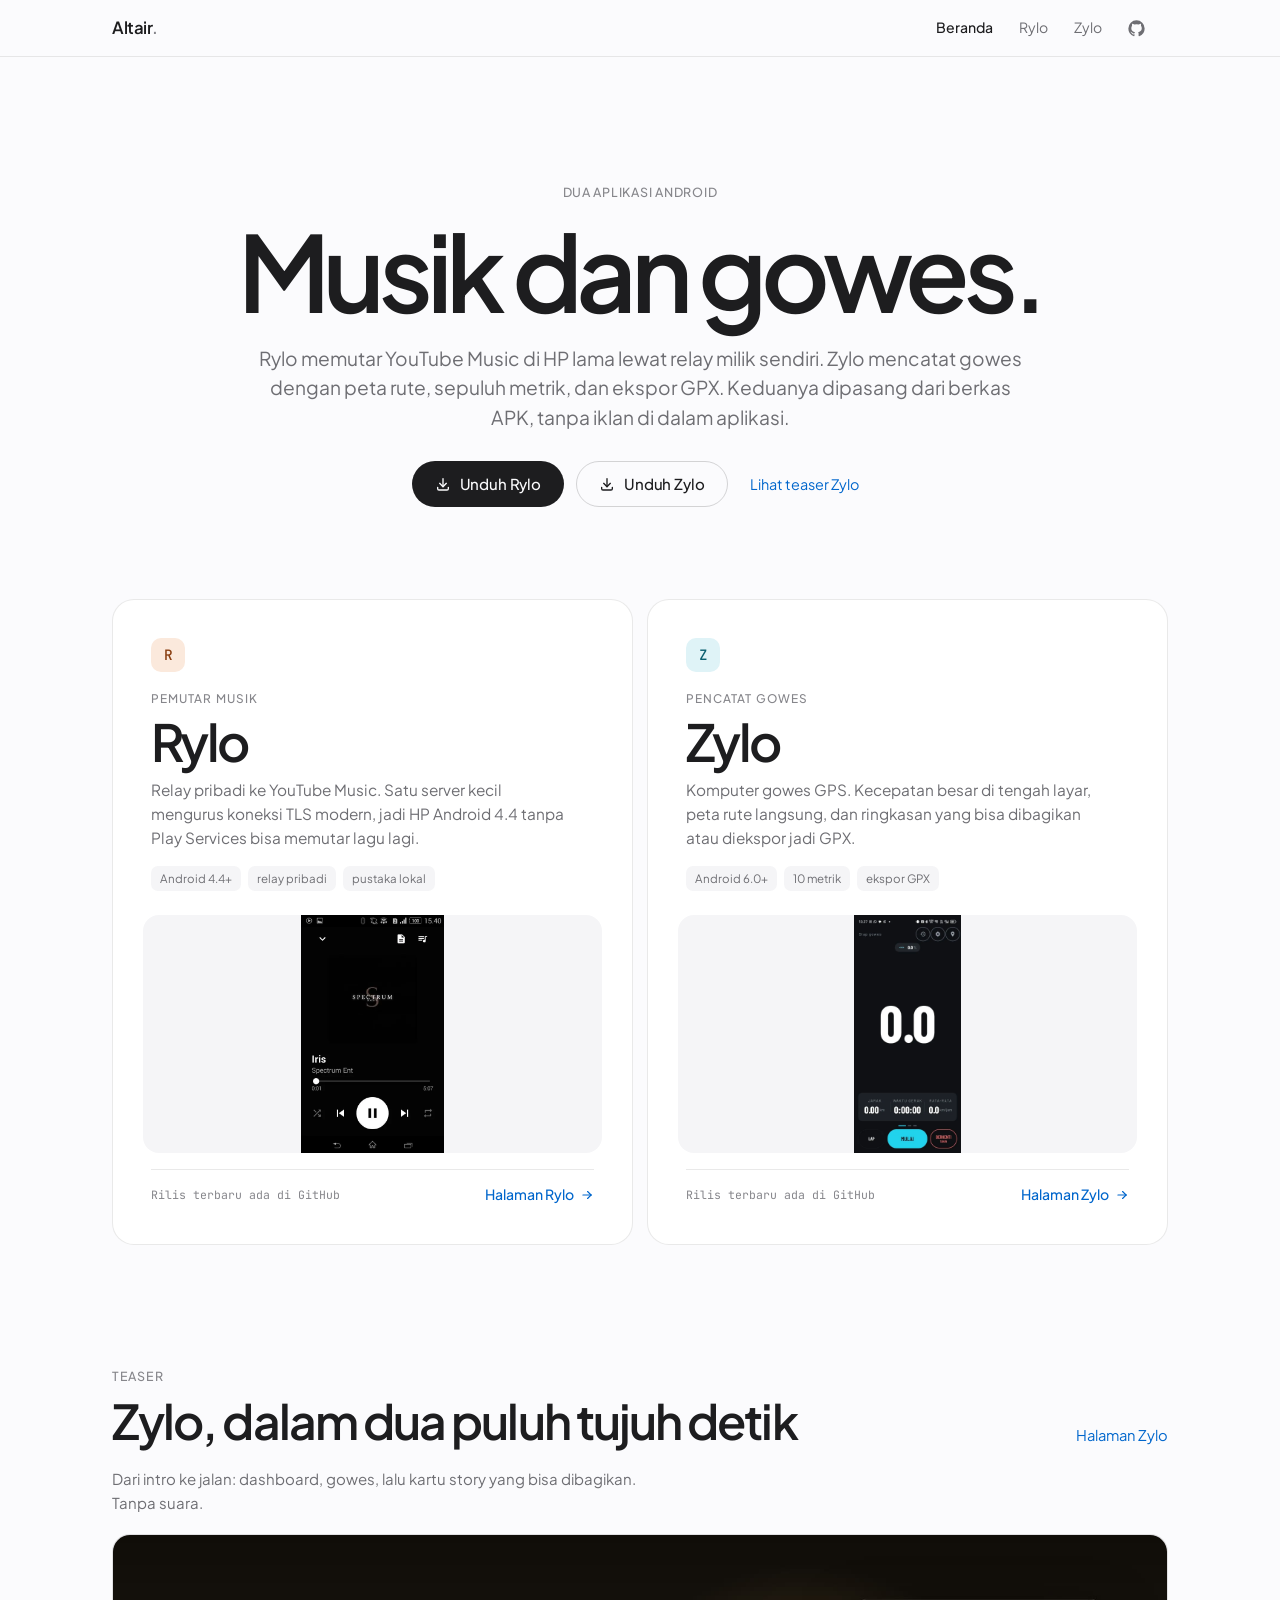
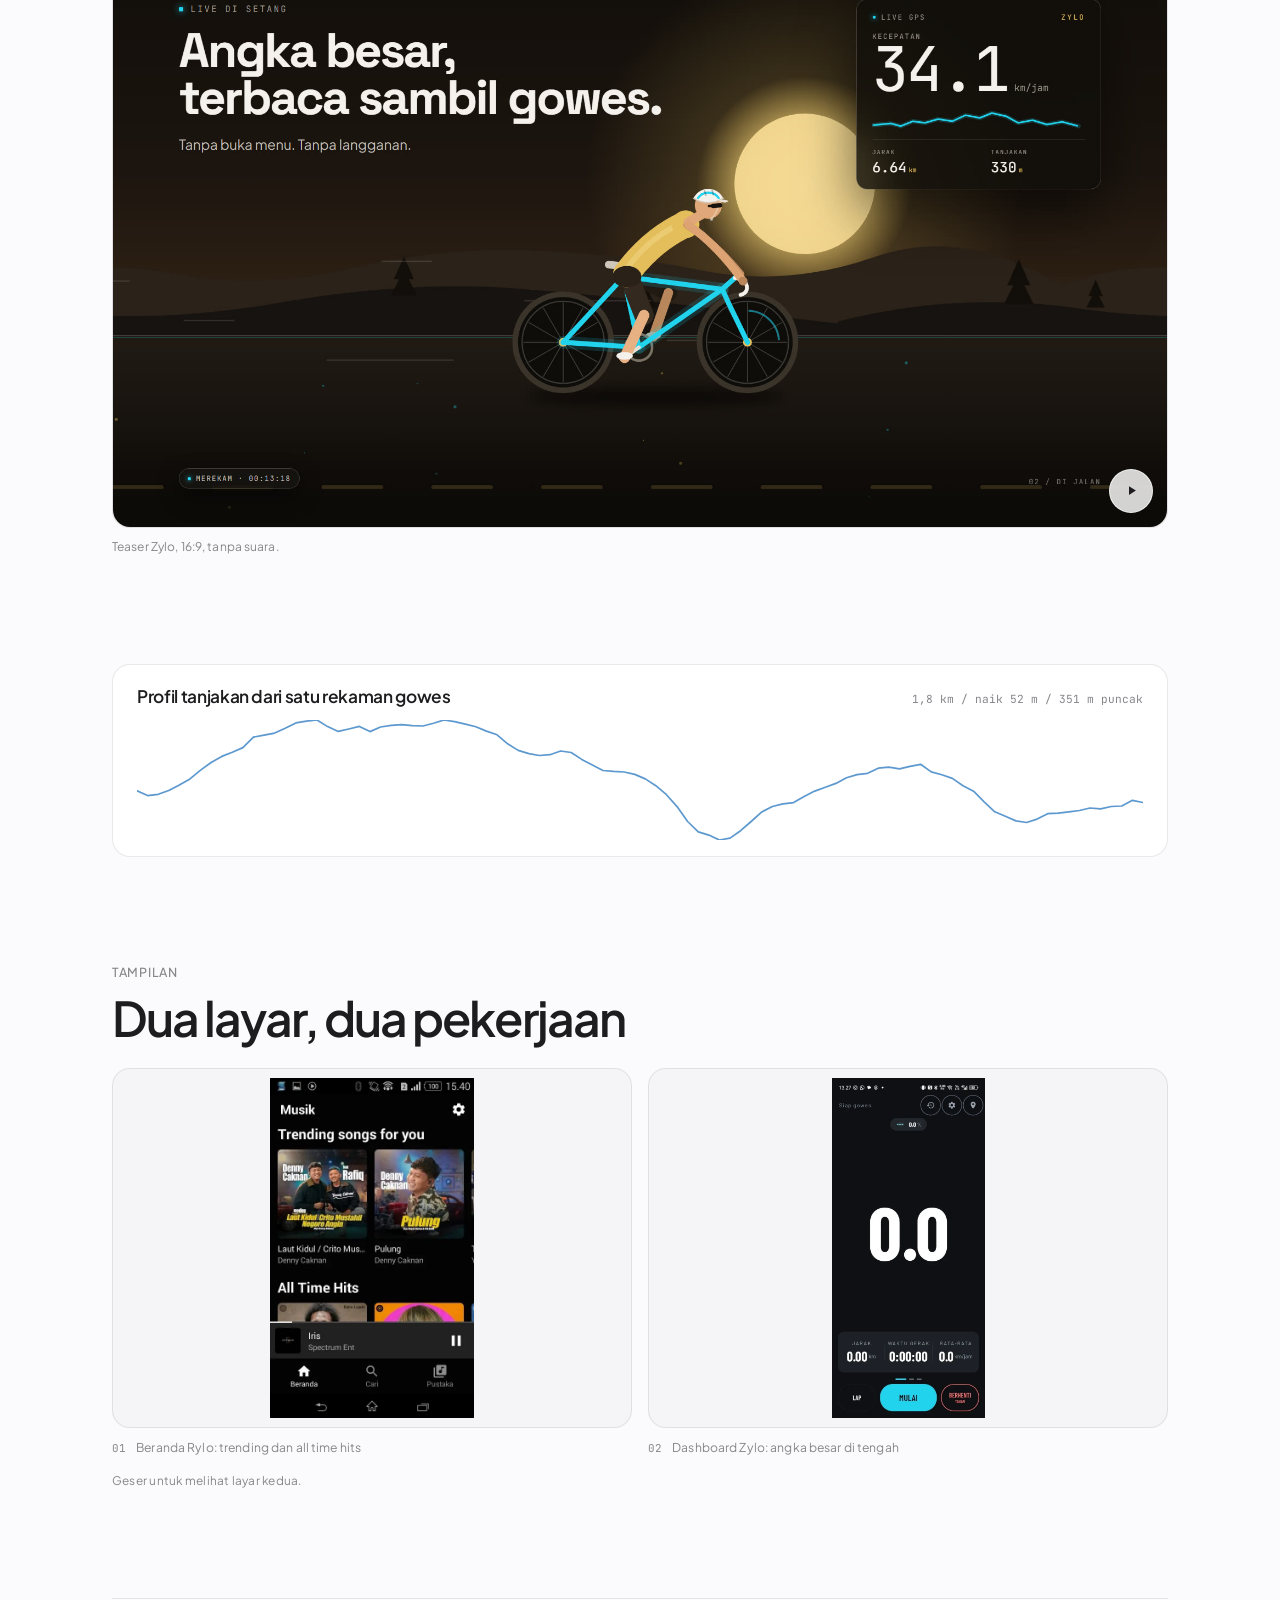
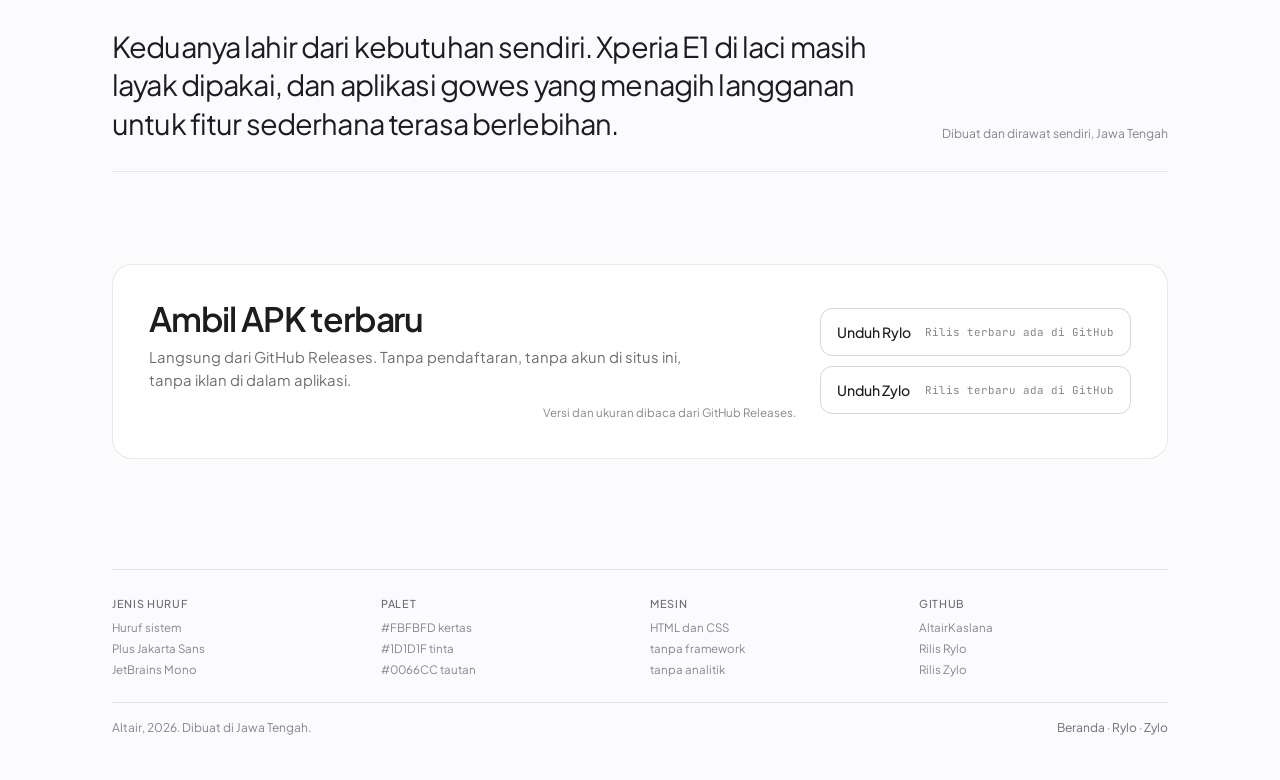
<file: index.html>
<!DOCTYPE html>
<html lang="id">
<head>
<meta charset="UTF-8">
<meta name="viewport" content="width=device-width, initial-scale=1">
<meta name="referrer" content="strict-origin-when-cross-origin">
<meta http-equiv="Content-Security-Policy" content="default-src 'self'; base-uri 'none'; object-src 'none'; form-action 'none'; frame-ancestors 'none'; script-src 'self' 'sha256-bc2RlLTAxkOJxa81VscTKdeWJQTDB7CCYJnmzx3llQM='; style-src 'self' 'unsafe-inline'; img-src 'self' data:; media-src 'self'; font-src 'self'; connect-src 'self' https://api.github.com https://musik.altairk.my.id; upgrade-insecure-requests">
<title>Altair - Rylo &amp; Zylo</title>
<meta name="description" content="Dua aplikasi buatan sendiri: Rylo memutar YouTube Music di HP lama, Zylo mencatat gowes dengan peta dan ekspor GPX. Tanpa iklan, tanpa pelacakan.">
<meta name="theme-color" content="#fbfbfd">
<meta name="color-scheme" content="light">
<link rel="icon" href="data:image/svg+xml,%3Csvg xmlns='http://www.w3.org/2000/svg' viewBox='0 0 32 32'%3E%3Crect width='32' height='32' rx='7' fill='%231d1d1f'/%3E%3Ctext x='16' y='22' font-family='-apple-system,system-ui,sans-serif' font-size='17' font-weight='600' text-anchor='middle' fill='%23fbfbfd'%3EA%3C/text%3E%3C/svg%3E">
<meta property="og:type" content="website">
<meta property="og:title" content="Altair - Rylo &amp; Zylo">
<meta property="og:description" content="Relay musik YouTube Music untuk HP lama, dan komputer gowes GPS. Dua-duanya buatan sendiri.">
<meta property="og:url" content="https://altairk.my.id/">
<meta property="og:site_name" content="Altair">
<meta property="og:locale" content="id_ID">
<meta property="og:image" content="https://altairk.my.id/assets/og.png">
<meta property="og:image:width" content="1200">
<meta property="og:image:height" content="630">
<meta property="og:image:alt" content="Altair: Rylo dan Zylo, dua aplikasi buatan sendiri">
<meta name="twitter:card" content="summary_large_image">
<meta name="twitter:title" content="Altair - Rylo &amp; Zylo">
<meta name="twitter:description" content="Relay musik YouTube Music untuk HP lama, dan komputer gowes GPS. Dua-duanya buatan sendiri.">
<meta name="twitter:image" content="https://altairk.my.id/assets/og.png">
<link rel="canonical" href="https://altairk.my.id/">
<link rel="preload" href="assets/fonts/PlusJakartaSans-var.woff2" as="font" type="font/woff2" crossorigin>
<link rel="stylesheet" href="style.css">
<link rel="stylesheet" href="home.css">
<link rel="stylesheet" href="teaser.css">
</head>
<body>
<a class="skip" href="#main">Lompat ke konten</a>

<header class="site">
  <div class="wrap nav">
    <a class="brand" href="index.html">Altair</a>
    <nav class="nav-links" aria-label="Utama">
      <a href="index.html" aria-current="page">Beranda</a>
      <a href="rylo.html">Rylo</a>
      <a href="zylo.html">Zylo</a>
      <a class="nav-gh" href="https://github.com/AltairKaslana" aria-label="GitHub"><svg viewBox="0 0 24 24" fill="currentColor" aria-hidden="true"><path d="M12 .5A11.5 11.5 0 0 0 .5 12a11.5 11.5 0 0 0 7.86 10.92c.58.1.79-.25.79-.55v-2.1c-3.2.7-3.88-1.4-3.88-1.4-.53-1.34-1.29-1.7-1.29-1.7-1.05-.72.08-.7.08-.7 1.16.08 1.77 1.2 1.77 1.2 1.03 1.77 2.7 1.26 3.36.96.1-.75.4-1.26.73-1.55-2.55-.29-5.24-1.28-5.24-5.7 0-1.26.45-2.29 1.19-3.1-.12-.29-.52-1.46.11-3.05 0 0 .97-.31 3.18 1.18a11 11 0 0 1 5.8 0c2.2-1.49 3.17-1.18 3.17-1.18.63 1.59.23 2.76.12 3.05.74.81 1.18 1.84 1.18 3.1 0 4.43-2.69 5.4-5.25 5.69.41.36.78 1.05.78 2.12v3.14c0 .3.2.66.8.55A11.5 11.5 0 0 0 23.5 12A11.5 11.5 0 0 0 12 .5z"/></svg></a>
    </nav>
  </div>
</header>

<main id="main" class="home-main">
  <section class="home-hero">
    <span class="eyebrow">Dua aplikasi Android</span>
    <h1>Musik dan gowes.</h1>
    <p class="lede">Rylo memutar YouTube Music di HP lama lewat relay milik sendiri. Zylo mencatat gowes dengan peta rute, sepuluh metrik, dan ekspor GPX. Keduanya dipasang dari berkas APK, tanpa iklan di dalam aplikasi.</p>
    <div class="actions">
      <a class="btn btn-primary" data-repo="rylo" href="https://github.com/AltairKaslana/rylo/releases">
        <svg viewBox="0 0 24 24" fill="none" stroke="currentColor" stroke-width="2" stroke-linecap="round" stroke-linejoin="round" aria-hidden="true"><path d="M4 17v2a2 2 0 0 0 2 2h12a2 2 0 0 0 2-2v-2"/><path d="M7 11l5 5 5-5"/><path d="M12 4v12"/></svg>
        Unduh Rylo
      </a>
      <a class="btn btn-ghost" data-repo="cyclocomp" href="https://github.com/AltairKaslana/cyclocomp/releases">
        <svg viewBox="0 0 24 24" fill="none" stroke="currentColor" stroke-width="2" stroke-linecap="round" stroke-linejoin="round" aria-hidden="true"><path d="M4 17v2a2 2 0 0 0 2 2h12a2 2 0 0 0 2-2v-2"/><path d="M7 11l5 5 5-5"/><path d="M12 4v12"/></svg>
        Unduh Zylo
      </a>
      <a class="quiet-link" href="#film">Lihat teaser Zylo</a>
    </div>
  </section>

  <section class="product-grid" aria-label="Dua aplikasi">
    <article class="product-card">
      <span class="mark rylo" aria-hidden="true">R</span>
      <p class="kicker">Pemutar musik</p>
      <h2>Rylo</h2>
      <p class="desc">Relay pribadi ke YouTube Music. Satu server kecil mengurus koneksi TLS modern, jadi HP Android 4.4 tanpa Play Services bisa memutar lagu lagi.</p>
      <ul class="specs">
        <li>Android 4.4+</li>
        <li>relay pribadi</li>
        <li>pustaka lokal</li>
      </ul>
      <div class="art"><picture><source type="image/webp" srcset="assets/ytm-6.webp"><img src="assets/ytm-6.jpg" alt="Pemutar Rylo dengan kontrol lengkap" width="480" height="800" loading="lazy" decoding="async"></picture></div>
      <div class="card-foot">
        <span class="version" data-ver="rylo">rilis di GitHub</span>
        <a class="go" href="rylo.html">Halaman Rylo <svg viewBox="0 0 24 24" fill="none" stroke="currentColor" stroke-width="2" stroke-linecap="round" stroke-linejoin="round" aria-hidden="true"><path d="M5 12h14"/><path d="M13 18l6-6"/><path d="M13 6l6 6"/></svg></a>
      </div>
    </article>

    <article class="product-card">
      <span class="mark zylo" aria-hidden="true">Z</span>
      <p class="kicker">Pencatat gowes</p>
      <h2>Zylo</h2>
      <p class="desc">Komputer gowes GPS. Kecepatan besar di tengah layar, peta rute langsung, dan ringkasan yang bisa dibagikan atau diekspor jadi GPX.</p>
      <ul class="specs">
        <li>Android 6.0+</li>
        <li>10 metrik</li>
        <li>ekspor GPX</li>
      </ul>
      <div class="art"><picture><source type="image/webp" srcset="assets/zylo-1.webp"><img src="assets/zylo-1.jpg" alt="Dashboard Zylo, angka kecepatan besar dan tombol mulai" width="576" height="1280" loading="lazy" decoding="async"></picture></div>
      <div class="card-foot">
        <span class="version" data-ver="cyclocomp">rilis di GitHub</span>
        <a class="go" href="zylo.html">Halaman Zylo <svg viewBox="0 0 24 24" fill="none" stroke="currentColor" stroke-width="2" stroke-linecap="round" stroke-linejoin="round" aria-hidden="true"><path d="M5 12h14"/><path d="M13 18l6-6"/><path d="M13 6l6 6"/></svg></a>
      </div>
    </article>
  </section>

  <section class="home-film" id="film">
    <div class="home-section-head">
      <div>
        <span class="eyebrow">Teaser</span>
        <h2>Zylo, dalam dua puluh tujuh detik</h2>
      </div>
      <a class="text-link" href="zylo.html">Halaman Zylo</a>
    </div>
    <p class="lede">Dari intro ke jalan: dashboard, gowes, lalu kartu story yang bisa dibagikan. Tanpa suara.</p>
    <figure class="teaser" data-teaser>
      <div class="teaser-frame">
        <video class="teaser-video" poster="assets/zylo-teaser-poster.jpg" muted loop playsinline preload="none" width="1920" height="1080">
          <source src="assets/zylo-teaser.mp4" type="video/mp4">
        </video>
        <button class="teaser-toggle" type="button" aria-label="Putar video">
          <svg class="i-play" viewBox="0 0 24 24" aria-hidden="true"><path d="M8 5v14l11-7z"/></svg>
          <svg class="i-pause" viewBox="0 0 24 24" aria-hidden="true"><path d="M7 5h4v14H7zM13 5h4v14h-4z"/></svg>
        </button>
      </div>
      <figcaption>Teaser Zylo, 16:9, tanpa suara.</figcaption>
    </figure>
  </section>

  <section class="home-profile">
    <div class="profile-box">
      <div class="profile-top">
        <h2>Profil tanjakan dari satu rekaman gowes</h2>
        <span>1,8 km / naik 52 m / 351 m puncak</span>
      </div>
      <svg viewBox="0 0 1200 120" preserveAspectRatio="none" role="img" aria-label="Profil tanjakan dari rekaman gowes Zylo, 1,8 km dengan kenaikan 52 meter"><path d="M0.0 70.8 L12.6 75.6 L25.3 74.3 L37.9 70.5 L50.5 64.9 L63.2 58.9 L75.8 50.1 L88.4 42.5 L101.1 36.4 L113.7 32.3 L126.3 27.6 L138.9 17.1 L151.6 15.2 L164.2 13.1 L176.8 8.3 L189.5 2.9 L202.1 1.1 L214.7 0.0 L227.4 6.6 L240.0 11.4 L252.6 9.0 L265.3 6.4 L277.9 11.6 L290.5 7.0 L303.2 5.4 L315.8 4.7 L328.4 5.6 L341.1 6.0 L353.7 3.2 L366.3 0.0 L378.9 1.7 L391.6 4.1 L404.2 6.8 L416.8 11.1 L429.5 14.8 L442.1 23.8 L454.7 30.4 L467.4 33.6 L480.0 35.5 L492.6 34.7 L505.3 31.0 L517.9 32.5 L530.5 39.4 L543.2 44.9 L555.8 50.5 L568.4 51.4 L581.1 52.0 L593.7 54.4 L606.3 58.9 L618.9 65.7 L631.6 74.7 L644.2 86.6 L656.8 101.5 L669.5 111.9 L682.1 115.1 L694.7 120.0 L707.4 118.1 L720.0 110.7 L732.6 101.5 L745.3 91.9 L757.9 86.5 L770.5 83.9 L783.2 82.6 L795.8 76.5 L808.4 71.1 L821.1 67.2 L833.7 63.4 L846.3 57.8 L858.9 54.6 L871.6 53.3 L884.2 48.2 L896.8 47.1 L909.5 48.8 L922.1 46.4 L934.7 44.3 L947.4 51.9 L960.0 54.8 L972.6 58.4 L985.3 65.7 L997.9 71.2 L1010.5 81.8 L1023.2 91.8 L1035.8 96.3 L1048.4 100.9 L1061.1 102.5 L1073.7 99.1 L1086.3 93.7 L1098.9 93.2 L1111.6 91.8 L1124.2 90.5 L1136.8 88.0 L1149.5 88.8 L1162.1 86.5 L1174.7 86.0 L1187.4 80.3 L1200.0 82.5"/></svg>
    </div>
  </section>

  <section class="home-screens" id="layar">
    <div class="home-section-head">
      <div>
        <span class="eyebrow">Tampilan</span>
        <h2>Dua layar, dua pekerjaan</h2>
      </div>
    </div>
    <div class="shots">
      <figure>
        <a class="ph" href="assets/ytm-1.jpg"><picture><source type="image/webp" srcset="assets/ytm-1.webp"><img src="assets/ytm-1.jpg" alt="Beranda Rylo, trending dan all time hits" width="480" height="800" loading="lazy" decoding="async"></picture></a>
        <figcaption><b>01</b><span>Beranda Rylo: trending dan all time hits</span></figcaption>
      </figure>
      <figure>
        <a class="ph" href="assets/zylo-1.jpg"><picture><source type="image/webp" srcset="assets/zylo-1.webp"><img src="assets/zylo-1.jpg" alt="Dashboard Zylo, angka kecepatan besar dan tombol mulai" width="576" height="1280" loading="lazy" decoding="async"></picture></a>
        <figcaption><b>02</b><span>Dashboard Zylo: angka besar di tengah</span></figcaption>
      </figure>
    </div>
    <p class="strip-hint">Geser untuk melihat layar kedua.</p>
  </section>

  <section class="home-note">
    <p>Keduanya lahir dari kebutuhan sendiri. Xperia E1 di laci masih layak dipakai, dan aplikasi gowes yang menagih langganan untuk fitur sederhana terasa berlebihan.</p>
    <div class="by">Dibuat dan dirawat sendiri, Jawa Tengah</div>
  </section>

  <section class="home-download" id="unduh">
    <div class="download-box">
      <div>
        <h2>Ambil APK terbaru</h2>
        <p class="desc">Langsung dari GitHub Releases. Tanpa pendaftaran, tanpa akun di situs ini, tanpa iklan di dalam aplikasi.</p>
        <p class="updated">Versi dan ukuran dibaca dari GitHub Releases.</p>
      </div>
      <div class="download-actions">
        <a data-repo="rylo" href="https://github.com/AltairKaslana/rylo/releases">Unduh Rylo <span data-ver="rylo">memeriksa rilis</span></a>
        <a data-repo="cyclocomp" href="https://github.com/AltairKaslana/cyclocomp/releases">Unduh Zylo <span data-ver="cyclocomp">memeriksa rilis</span></a>
      </div>
    </div>
  </section>
</main>

<div class="home-main">
  <footer class="site home-footer">
    <div class="colo">
      <div><b>Jenis huruf</b>Huruf sistem<br>Plus Jakarta Sans<br>JetBrains Mono</div>
      <div><b>Palet</b>#FBFBFD kertas<br>#1D1D1F tinta<br>#0066CC tautan</div>
      <div><b>Mesin</b>HTML dan CSS<br>tanpa framework<br>tanpa analitik</div>
      <div><b>GitHub</b><a href="https://github.com/AltairKaslana">AltairKaslana</a><br><a href="https://github.com/AltairKaslana/rylo/releases">Rilis Rylo</a><br><a href="https://github.com/AltairKaslana/cyclocomp/releases">Rilis Zylo</a></div>
    </div>
    <div class="foot-line">
      <span>Altair, 2026. Dibuat di Jawa Tengah.</span>
      <span><a href="index.html">Beranda</a> · <a href="rylo.html">Rylo</a> · <a href="zylo.html">Zylo</a></span>
    </div>
  </footer>
</div>

<script src="main.js" defer></script>
<script src="teaser.js" defer></script>
</body>
</html>
</file>
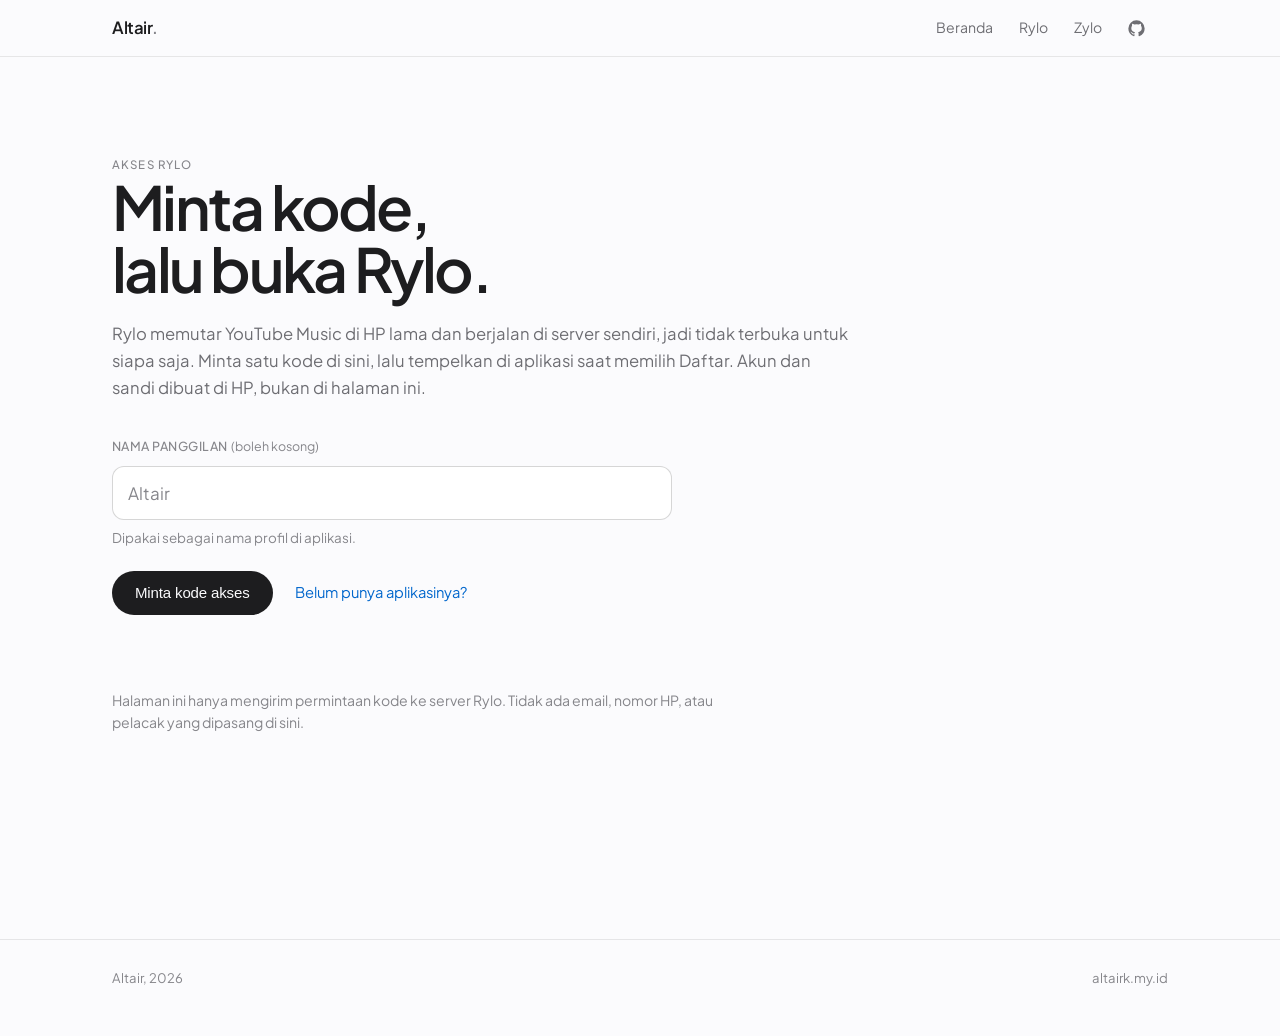
<file: daftar.html>
<!DOCTYPE html>
<html lang="id">
<head>
<meta charset="UTF-8">
<meta name="viewport" content="width=device-width, initial-scale=1">
<meta name="referrer" content="strict-origin-when-cross-origin">
<meta http-equiv="Content-Security-Policy" content="default-src 'self'; base-uri 'none'; object-src 'none'; form-action 'none'; frame-ancestors 'none'; script-src 'self' 'sha256-bc2RlLTAxkOJxa81VscTKdeWJQTDB7CCYJnmzx3llQM='; style-src 'self' 'unsafe-inline'; img-src 'self' data:; media-src 'self'; font-src 'self'; connect-src 'self' https://api.github.com https://musik.altairk.my.id; upgrade-insecure-requests">
<title>Daftar Rylo - Altair</title>
<meta name="description" content="Minta kode akses Rylo. Kode sekali pakai untuk membuka aplikasi, tanpa iklan dan tanpa pelacakan.">
<meta name="theme-color" content="#fbfbfd">
<meta name="color-scheme" content="light">
<meta property="og:type" content="website">
<meta property="og:title" content="Daftar Rylo - Altair">
<meta property="og:description" content="Minta kode akses Rylo. Kode sekali pakai untuk membuka aplikasi.">
<meta property="og:url" content="https://altairk.my.id/daftar.html">
<meta property="og:site_name" content="Altair">
<meta property="og:locale" content="id_ID">
<meta property="og:image" content="https://altairk.my.id/assets/og.png">
<meta property="og:image:width" content="1200">
<meta property="og:image:height" content="630">
<meta property="og:image:alt" content="Altair: Rylo dan Zylo, dua aplikasi buatan sendiri">
<meta name="twitter:card" content="summary_large_image">
<meta name="twitter:title" content="Daftar Rylo - Altair">
<meta name="twitter:description" content="Minta kode akses Rylo. Kode sekali pakai untuk membuka aplikasi.">
<meta name="twitter:image" content="https://altairk.my.id/assets/og.png">
<link rel="canonical" href="https://altairk.my.id/daftar.html">
<link rel="icon" href="data:image/svg+xml,%3Csvg xmlns='http://www.w3.org/2000/svg' viewBox='0 0 32 32'%3E%3Crect width='32' height='32' rx='7' fill='%231d1d1f'/%3E%3Ctext x='16' y='22' font-family='-apple-system,system-ui,sans-serif' font-size='17' font-weight='600' text-anchor='middle' fill='%23fbfbfd'%3ER%3C/text%3E%3C/svg%3E">
<link rel="preload" href="assets/fonts/PlusJakartaSans-var.woff2" as="font" type="font/woff2" crossorigin>
<link rel="stylesheet" href="style.css">
</head>
<body>
<a class="skip" href="#main">Lompat ke konten</a>

<header class="site">
  <div class="wrap nav">
    <a class="brand" href="index.html">Altair</a>
    <nav class="nav-links" aria-label="Utama">
      <a href="index.html">Beranda</a>
      <a href="rylo.html">Rylo</a>
      <a href="zylo.html">Zylo</a>
      <a class="nav-gh" href="https://github.com/AltairKaslana" aria-label="GitHub"><svg viewBox="0 0 24 24" fill="currentColor" aria-hidden="true"><path d="M12 .5A11.5 11.5 0 0 0 .5 12a11.5 11.5 0 0 0 7.86 10.92c.58.1.79-.25.79-.55v-2.1c-3.2.7-3.88-1.4-3.88-1.4-.53-1.34-1.29-1.7-1.29-1.7-1.05-.72.08-.7.08-.7 1.16.08 1.77 1.2 1.77 1.2 1.03 1.77 2.7 1.26 3.36.96.1-.75.4-1.26.73-1.55-2.55-.29-5.24-1.28-5.24-5.7 0-1.26.45-2.29 1.19-3.1-.12-.29-.52-1.46.11-3.05 0 0 .97-.31 3.18 1.18a11 11 0 0 1 5.8 0c2.2-1.49 3.17-1.18 3.17-1.18.63 1.59.23 2.76.12 3.05.74.81 1.18 1.84 1.18 3.1 0 4.43-2.69 5.4-5.25 5.69.41.36.78 1.05.78 2.12v3.14c0 .3.2.66.8.55A11.5 11.5 0 0 0 23.5 12A11.5 11.5 0 0 0 12 .5z"/></svg></a>
    </nav>
  </div>
</header>

<main id="main">
  <section class="signup">
    <div class="wrap">
      <span class="mono">Akses Rylo</span>
      <h1>Minta kode,<br>lalu buka Rylo.</h1>
      <p class="lede">Rylo memutar YouTube Music di HP lama dan berjalan di server sendiri, jadi tidak terbuka untuk siapa saja. Minta satu kode di sini, lalu tempelkan di aplikasi saat memilih Daftar. Akun dan sandi dibuat di HP, bukan di halaman ini.</p>

      <form class="form" id="signupForm" novalidate>
        <div class="field">
          <label for="alias">Nama panggilan <span class="opt">(boleh kosong)</span></label>
          <input id="alias" name="alias" type="text" maxlength="24" autocomplete="nickname" placeholder="Altair">
          <p class="hint" id="aliasHint">Dipakai sebagai nama profil di aplikasi.</p>
        </div>
        <div class="actions">
          <button class="btn btn-primary" type="submit" id="askBtn">Minta kode akses</button>
          <a class="ghost-link" href="rylo.html">Belum punya aplikasinya?</a>
        </div>
        <p class="status" id="status" role="status" aria-live="polite"></p>
      </form>

      <div class="result" id="result" hidden>
        <span class="mono">Kode akses</span>
        <div class="code-row">
          <output class="code" id="code">XXXXXXXXXXXX</output>
          <button class="btn btn-ghost" type="button" id="copyBtn">Salin</button>
        </div>
        <p class="meta" id="codeMeta"></p>
        <ol class="step-list">
          <li class="step">
            <span class="n">01</span>
            <div>
              <h3>Unduh Rylo</h3>
              <p>Ambil APK terbaru dari halaman Rylo, lalu pasang di HP. Untuk Android lama, izinkan pemasangan dari sumber tidak dikenal.</p>
            </div>
          </li>
          <li class="step">
            <span class="n">02</span>
            <div>
              <h3>Buka aplikasi, pilih Daftar</h3>
              <p>Isi username, sandi, dan nama panggilan. Di kolom kode undangan, tempel kode di atas. Alamat server sudah tertanam, tidak perlu diketik.</p>
            </div>
          </li>
          <li class="step">
            <span class="n">03</span>
            <div>
              <h3>Langsung masuk</h3>
              <p>Setelah daftar, aplikasi langsung memakai akun itu. Kode ini sekali pakai, jadi jangan dibagikan ke orang lain.</p>
            </div>
          </li>
        </ol>
        <p class="note">Kode berlaku satu hari sejak diminta. Satu jaringan boleh meminta paling banyak tiga kode per jam. Kalau kode hilang, minta lagi besok atau hubungi Altair.</p>
        <div class="actions">
          <a class="btn btn-primary" href="rylo.html">Ke halaman Rylo</a>
          <button class="btn btn-ghost" type="button" id="againBtn">Minta kode lain</button>
        </div>
      </div>

      <p class="note foot-note">Halaman ini hanya mengirim permintaan kode ke server Rylo. Tidak ada email, nomor HP, atau pelacak yang dipasang di sini.</p>
    </div>
  </section>
</main>

<footer class="site">
  <div class="wrap foot">
    <span>Altair, 2026</span>
    <span>altairk.my.id</span>
  </div>
</footer>

<script src="daftar.js" defer></script>
</body>
</html>
</file>
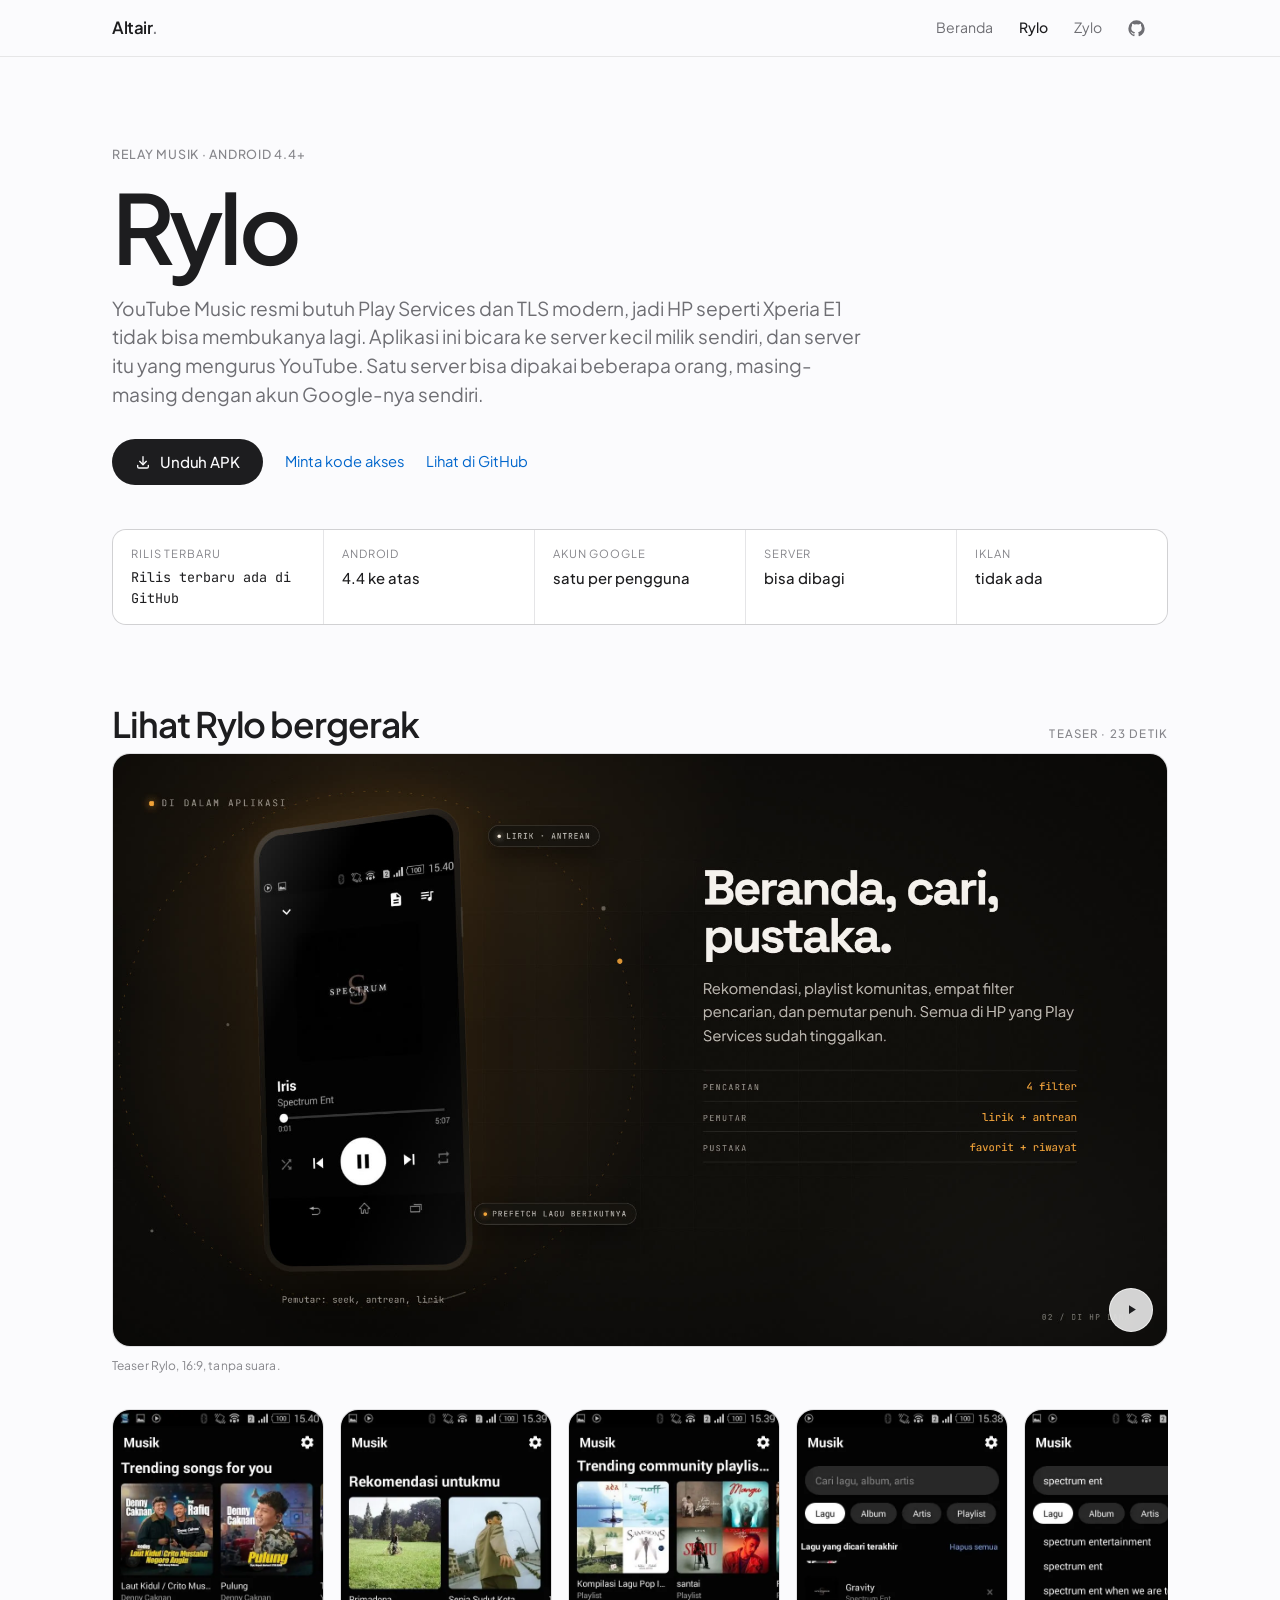
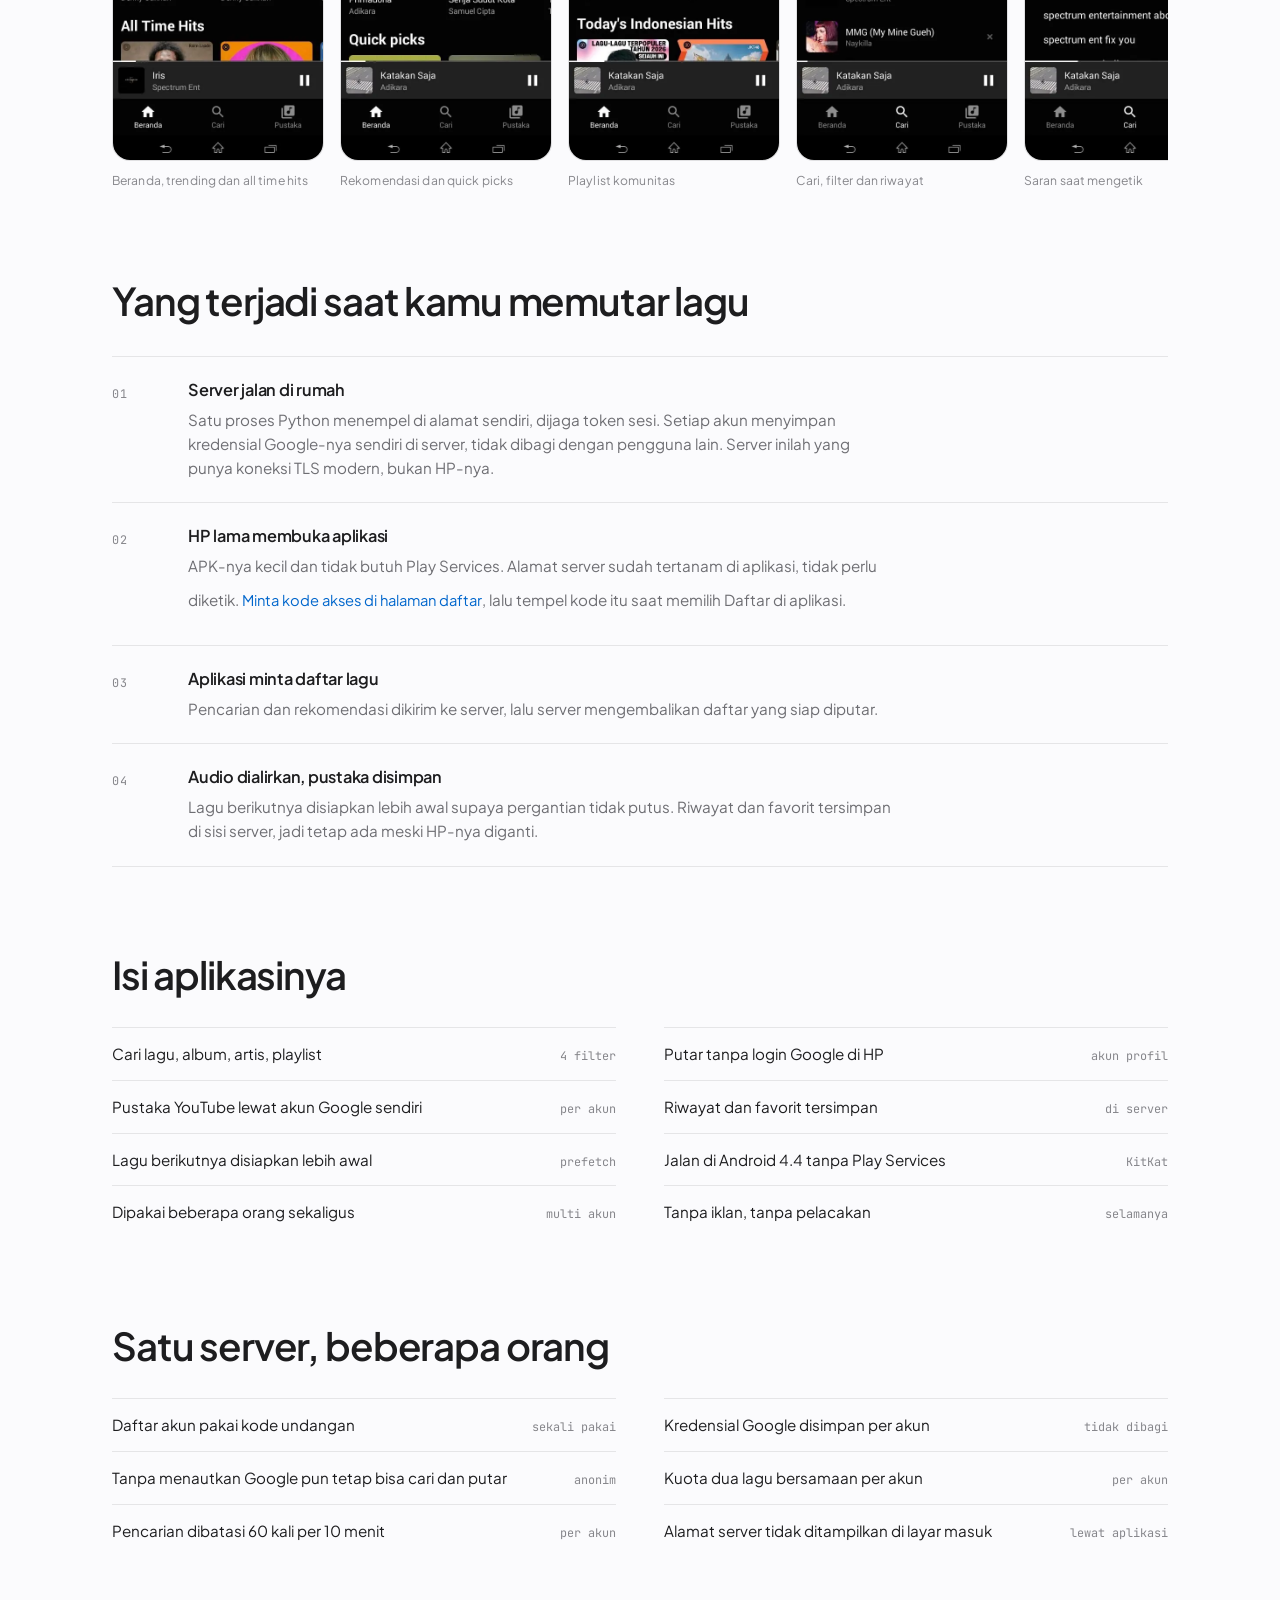
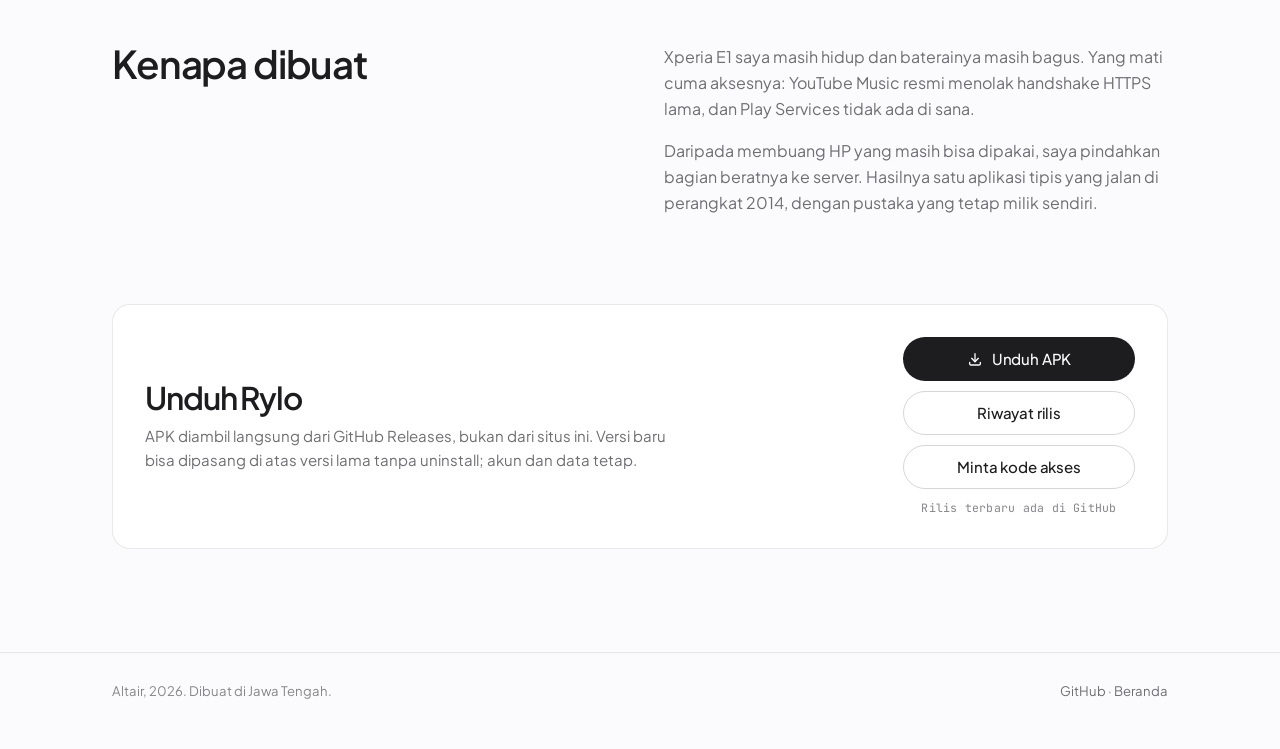
<file: rylo.html>
<!DOCTYPE html>
<html lang="id">
<head>
<meta charset="UTF-8">
<meta name="viewport" content="width=device-width, initial-scale=1">
<meta name="referrer" content="strict-origin-when-cross-origin">
<meta http-equiv="Content-Security-Policy" content="default-src 'self'; base-uri 'none'; object-src 'none'; form-action 'none'; frame-ancestors 'none'; script-src 'self' 'sha256-bc2RlLTAxkOJxa81VscTKdeWJQTDB7CCYJnmzx3llQM='; style-src 'self' 'unsafe-inline'; img-src 'self' data:; media-src 'self'; font-src 'self'; connect-src 'self' https://api.github.com https://musik.altairk.my.id; upgrade-insecure-requests">
<title>Rylo - putar YouTube Music di HP lama</title>
<meta name="description" content="Rylo: relay pribadi untuk memutar YouTube Music di HP Android lama tanpa Play Services. Tanpa iklan, tanpa pelacakan.">
<meta property="og:title" content="Rylo - putar YouTube Music di HP lama">
<meta property="og:description" content="Relay pribadi untuk HP Android 4.4+ tanpa Play Services. Pencarian, pustaka, dan pemutaran lewat server sendiri, bisa dipakai beberapa orang masing-masing dengan akun Google-nya.">
<meta property="og:type" content="website">
<meta property="og:url" content="https://altairk.my.id/rylo.html">
<meta property="og:site_name" content="Altair">
<meta property="og:locale" content="id_ID">
<meta property="og:image" content="https://altairk.my.id/assets/og.png">
<meta property="og:image:width" content="1200">
<meta property="og:image:height" content="630">
<meta property="og:image:alt" content="Altair: Rylo dan Zylo, dua aplikasi buatan sendiri">
<meta name="twitter:card" content="summary_large_image">
<meta name="twitter:title" content="Rylo - putar YouTube Music di HP lama">
<meta name="twitter:description" content="Relay pribadi untuk HP Android 4.4+ tanpa Play Services. Pencarian, pustaka, dan pemutaran lewat server sendiri, bisa dipakai beberapa orang masing-masing dengan akun Google-nya.">
<meta name="twitter:image" content="https://altairk.my.id/assets/og.png">
<link rel="canonical" href="https://altairk.my.id/rylo.html">
<meta name="theme-color" content="#fbfbfd">
<meta name="color-scheme" content="light">
<link rel="icon" href="data:image/svg+xml,%3Csvg xmlns='http://www.w3.org/2000/svg' viewBox='0 0 32 32'%3E%3Crect width='32' height='32' rx='7' fill='%231d1d1f'/%3E%3Ctext x='16' y='22' font-family='-apple-system,system-ui,sans-serif' font-size='17' font-weight='600' text-anchor='middle' fill='%23fbfbfd'%3ER%3C/text%3E%3C/svg%3E">
<link rel="preload" href="assets/fonts/PlusJakartaSans-var.woff2" as="font" type="font/woff2" crossorigin>
<link rel="stylesheet" href="style.css">
<link rel="stylesheet" href="teaser.css">
</head>
<body>
<a class="skip" href="#main">Lompat ke konten</a>

<header class="site">
  <div class="wrap nav">
    <a class="brand" href="index.html">Altair</a>
    <nav class="nav-links" aria-label="Utama">
      <a href="index.html">Beranda</a>
      <a href="rylo.html" aria-current="page">Rylo</a>
      <a href="zylo.html">Zylo</a>
      <a class="nav-gh" href="https://github.com/AltairKaslana" aria-label="GitHub"><svg viewBox="0 0 24 24" fill="currentColor" aria-hidden="true"><path d="M12 .5A11.5 11.5 0 0 0 .5 12a11.5 11.5 0 0 0 7.86 10.92c.58.1.79-.25.79-.55v-2.1c-3.2.7-3.88-1.4-3.88-1.4-.53-1.34-1.29-1.7-1.29-1.7-1.05-.72.08-.7.08-.7 1.16.08 1.77 1.2 1.77 1.2 1.03 1.77 2.7 1.26 3.36.96.1-.75.4-1.26.73-1.55-2.55-.29-5.24-1.28-5.24-5.7 0-1.26.45-2.29 1.19-3.1-.12-.29-.52-1.46.11-3.05 0 0 .97-.31 3.18 1.18a11 11 0 0 1 5.8 0c2.2-1.49 3.17-1.18 3.17-1.18.63 1.59.23 2.76.12 3.05.74.81 1.18 1.84 1.18 3.1 0 4.43-2.69 5.4-5.25 5.69.41.36.78 1.05.78 2.12v3.14c0 .3.2.66.8.55A11.5 11.5 0 0 0 23.5 12A11.5 11.5 0 0 0 12 .5z"/></svg></a>
    </nav>
  </div>
</header>

<main id="main">
  <section class="hero">
    <div class="wrap">
      <span class="eyebrow">Relay musik · Android 4.4+</span>
      <h1>Rylo</h1>
      <p class="lede">YouTube Music resmi butuh Play Services dan TLS modern, jadi HP seperti Xperia E1 tidak bisa membukanya lagi. Aplikasi ini bicara ke server kecil milik sendiri, dan server itu yang mengurus YouTube. Satu server bisa dipakai beberapa orang, masing-masing dengan akun Google-nya sendiri.</p>
      <div class="actions">
        <a class="btn btn-primary" data-repo="rylo" href="https://github.com/AltairKaslana/rylo/releases">
          <svg viewBox="0 0 24 24" fill="none" stroke="currentColor" stroke-width="2" stroke-linecap="round" stroke-linejoin="round" aria-hidden="true"><path d="M4 17v2a2 2 0 0 0 2 2h12a2 2 0 0 0 2-2v-2"/><path d="M7 11l5 5 5-5"/><path d="M12 4v12"/></svg>
          Unduh APK
        </a>
        <a class="ghost-link" href="daftar.html">Minta kode akses</a>
        <a class="ghost-link" href="https://github.com/AltairKaslana/rylo">Lihat di GitHub</a>
      </div>

      <div class="pmeta">
        <div><span class="k">Rilis terbaru</span><span class="v" data-ver="rylo">GitHub Releases</span></div>
        <div><span class="k">Android</span><span class="v">4.4 ke atas</span></div>
        <div><span class="k">Akun Google</span><span class="v">satu per pengguna</span></div>
        <div><span class="k">Server</span><span class="v">bisa dibagi</span></div>
        <div><span class="k">Iklan</span><span class="v">tidak ada</span></div>
      </div>
    </div>
  </section>

  <section class="film" style="border-top:0">
    <div class="wrap">
      <div class="film-head">
        <h2>Lihat Rylo bergerak</h2>
        <span class="mono">Teaser · 23 detik</span>
      </div>
      <figure class="teaser" data-teaser>
        <div class="teaser-frame">
          <video class="teaser-video" poster="assets/rylo-teaser-poster.jpg" muted loop playsinline preload="none" width="1920" height="1080">
            <source src="assets/rylo-teaser.mp4" type="video/mp4">
          </video>
          <button class="teaser-toggle" type="button" aria-label="Putar video">
            <svg class="i-play" viewBox="0 0 24 24" aria-hidden="true"><path d="M8 5v14l11-7z"/></svg>
            <svg class="i-pause" viewBox="0 0 24 24" aria-hidden="true"><path d="M7 5h4v14H7zM13 5h4v14h-4z"/></svg>
          </button>
        </div>
        <figcaption>Teaser Rylo, 16:9, tanpa suara.</figcaption>
      </figure>
    </div>
  </section>

  <div class="band" style="border-top:0;padding-top:34px">
    <div class="wrap">
      <div class="shots trio">
      <figure><a class="ph" href="assets/ytm-1.jpg"><picture><source type="image/webp" srcset="assets/ytm-1.webp"><img src="assets/ytm-1.jpg" alt="Beranda Rylo, trending dan all time hits" width="480" height="800" fetchpriority="high" loading="eager" decoding="sync"></picture></a><figcaption>Beranda, trending dan all time hits</figcaption></figure>
      <figure><a class="ph" href="assets/ytm-2.jpg"><picture><source type="image/webp" srcset="assets/ytm-2.webp"><img src="assets/ytm-2.jpg" alt="Beranda Rylo, rekomendasi dan quick picks" width="480" height="800" loading="lazy" decoding="async"></picture></a><figcaption>Rekomendasi dan quick picks</figcaption></figure>
      <figure><a class="ph" href="assets/ytm-3.jpg"><picture><source type="image/webp" srcset="assets/ytm-3.webp"><img src="assets/ytm-3.jpg" alt="Beranda Rylo, playlist komunitas" width="480" height="800" loading="lazy" decoding="async"></picture></a><figcaption>Playlist komunitas</figcaption></figure>
      <figure><a class="ph" href="assets/ytm-4.jpg"><picture><source type="image/webp" srcset="assets/ytm-4.webp"><img src="assets/ytm-4.jpg" alt="Pencarian Rylo dengan filter dan riwayat" width="480" height="800" loading="lazy" decoding="async"></picture></a><figcaption>Cari, filter dan riwayat</figcaption></figure>
      <figure><a class="ph" href="assets/ytm-5.jpg"><picture><source type="image/webp" srcset="assets/ytm-5.webp"><img src="assets/ytm-5.jpg" alt="Pencarian Rylo, saran saat mengetik" width="480" height="800" loading="lazy" decoding="async"></picture></a><figcaption>Saran saat mengetik</figcaption></figure>
      <figure><a class="ph" href="assets/ytm-6.jpg"><picture><source type="image/webp" srcset="assets/ytm-6.webp"><img src="assets/ytm-6.jpg" alt="Pemutar Rylo, kontrol penuh" width="480" height="800" loading="lazy" decoding="async"></picture></a><figcaption>Pemutar, kontrol penuh</figcaption></figure>
      <figure><a class="ph" href="assets/ytm-7.jpg"><picture><source type="image/webp" srcset="assets/ytm-7.webp"><img src="assets/ytm-7.jpg" alt="Pustaka Rylo, favorit dan riwayat" width="480" height="800" loading="lazy" decoding="async"></picture></a><figcaption>Pustaka, favorit dan riwayat</figcaption></figure>
      </div>
    </div>
  </div>

  <section class="steps">
    <div class="wrap">
      <h2>Yang terjadi saat kamu memutar lagu</h2>
      <div class="step-list">
        <div class="step">
          <span class="n">01</span>
          <div>
            <h3>Server jalan di rumah</h3>
            <p>Satu proses Python menempel di alamat sendiri, dijaga token sesi. Setiap akun menyimpan kredensial Google-nya sendiri di server, tidak dibagi dengan pengguna lain. Server inilah yang punya koneksi TLS modern, bukan HP-nya.</p>
          </div>
        </div>
        <div class="step">
          <span class="n">02</span>
          <div>
            <h3>HP lama membuka aplikasi</h3>
            <p>APK-nya kecil dan tidak butuh Play Services. Alamat server sudah tertanam di aplikasi, tidak perlu diketik. <a class="ghost-link" href="daftar.html">Minta kode akses di halaman daftar</a>, lalu tempel kode itu saat memilih Daftar di aplikasi.</p>
          </div>
        </div>
        <div class="step">
          <span class="n">03</span>
          <div>
            <h3>Aplikasi minta daftar lagu</h3>
            <p>Pencarian dan rekomendasi dikirim ke server, lalu server mengembalikan daftar yang siap diputar.</p>
          </div>
        </div>
        <div class="step">
          <span class="n">04</span>
          <div>
            <h3>Audio dialirkan, pustaka disimpan</h3>
            <p>Lagu berikutnya disiapkan lebih awal supaya pergantian tidak putus. Riwayat dan favorit tersimpan di sisi server, jadi tetap ada meski HP-nya diganti.</p>
          </div>
        </div>
      </div>
    </div>
  </section>

  <section class="list">
    <div class="wrap">
      <h2>Isi aplikasinya</h2>
      <ul class="list-grid">
        <li><span>Cari lagu, album, artis, playlist</span><span>4 filter</span></li>
        <li><span>Putar tanpa login Google di HP</span><span>akun profil</span></li>
        <li><span>Pustaka YouTube lewat akun Google sendiri</span><span>per akun</span></li>
        <li><span>Riwayat dan favorit tersimpan</span><span>di server</span></li>
        <li><span>Lagu berikutnya disiapkan lebih awal</span><span>prefetch</span></li>
        <li><span>Jalan di Android 4.4 tanpa Play Services</span><span>KitKat</span></li>
        <li><span>Dipakai beberapa orang sekaligus</span><span>multi akun</span></li>
        <li><span>Tanpa iklan, tanpa pelacakan</span><span>selamanya</span></li>
      </ul>
    </div>
  </section>

  <section class="list">
    <div class="wrap">
      <h2>Satu server, beberapa orang</h2>
      <ul class="list-grid">
        <li><span>Daftar akun pakai kode undangan</span><span>sekali pakai</span></li>
        <li><span>Kredensial Google disimpan per akun</span><span>tidak dibagi</span></li>
        <li><span>Tanpa menautkan Google pun tetap bisa cari dan putar</span><span>anonim</span></li>
        <li><span>Kuota dua lagu bersamaan per akun</span><span>per akun</span></li>
        <li><span>Pencarian dibatasi 60 kali per 10 menit</span><span>per akun</span></li>
        <li><span>Alamat server tidak ditampilkan di layar masuk</span><span>lewat aplikasi</span></li>
      </ul>
    </div>
  </section>

  <section class="why">
    <div class="wrap why-grid">
      <h2>Kenapa dibuat</h2>
      <div>
        <p>Xperia E1 saya masih hidup dan baterainya masih bagus. Yang mati cuma aksesnya: YouTube Music resmi menolak handshake HTTPS lama, dan Play Services tidak ada di sana.</p>
        <p>Daripada membuang HP yang masih bisa dipakai, saya pindahkan bagian beratnya ke server. Hasilnya satu aplikasi tipis yang jalan di perangkat 2014, dengan pustaka yang tetap milik sendiri.</p>
      </div>
    </div>
  </section>

  <section class="dl" id="unduh">
    <div class="wrap">
      <div class="dl-in">
        <div>
          <h2>Unduh Rylo</h2>
          <p>APK diambil langsung dari GitHub Releases, bukan dari situs ini. Versi baru bisa dipasang di atas versi lama tanpa uninstall; akun dan data tetap.</p>
        </div>
        <div class="dl-actions">
          <a class="btn btn-primary" data-repo="rylo" href="https://github.com/AltairKaslana/rylo/releases">
            <svg viewBox="0 0 24 24" fill="none" stroke="currentColor" stroke-width="2" stroke-linecap="round" stroke-linejoin="round" aria-hidden="true"><path d="M4 17v2a2 2 0 0 0 2 2h12a2 2 0 0 0 2-2v-2"/><path d="M7 11l5 5 5-5"/><path d="M12 4v12"/></svg>
            Unduh APK
          </a>
          <a class="btn btn-ghost" href="https://github.com/AltairKaslana/rylo/releases">Riwayat rilis</a>
          <a class="btn btn-ghost" href="daftar.html">Minta kode akses</a>
          <span class="ver" data-ver="rylo">memeriksa rilis</span>
        </div>
      </div>
    </div>
  </section>
</main>

<footer class="site">
  <div class="wrap foot">
    <span>Altair, 2026. Dibuat di Jawa Tengah.</span>
    <span><a href="https://github.com/AltairKaslana">GitHub</a> · <a href="index.html">Beranda</a></span>
  </div>
</footer>

<script src="main.js" defer></script>
<script src="teaser.js" defer></script>
</body>
</html>
</file>
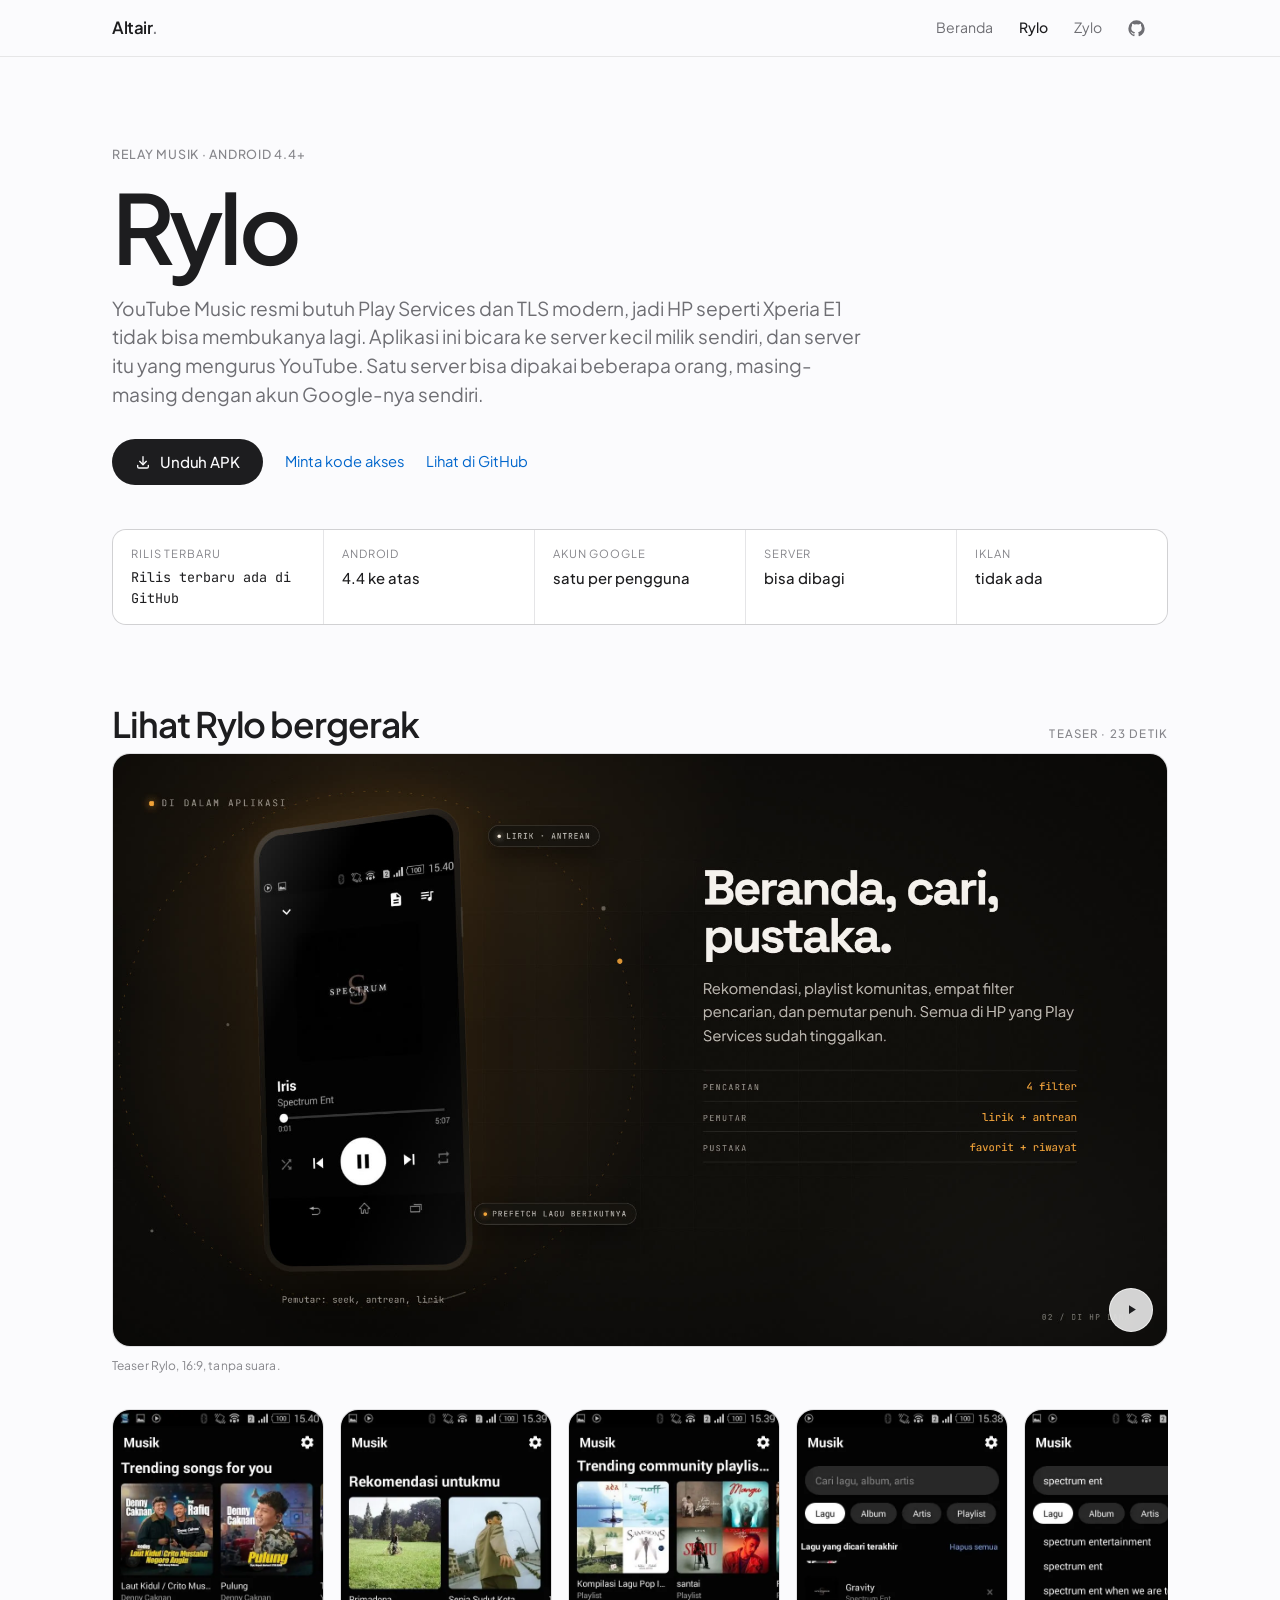
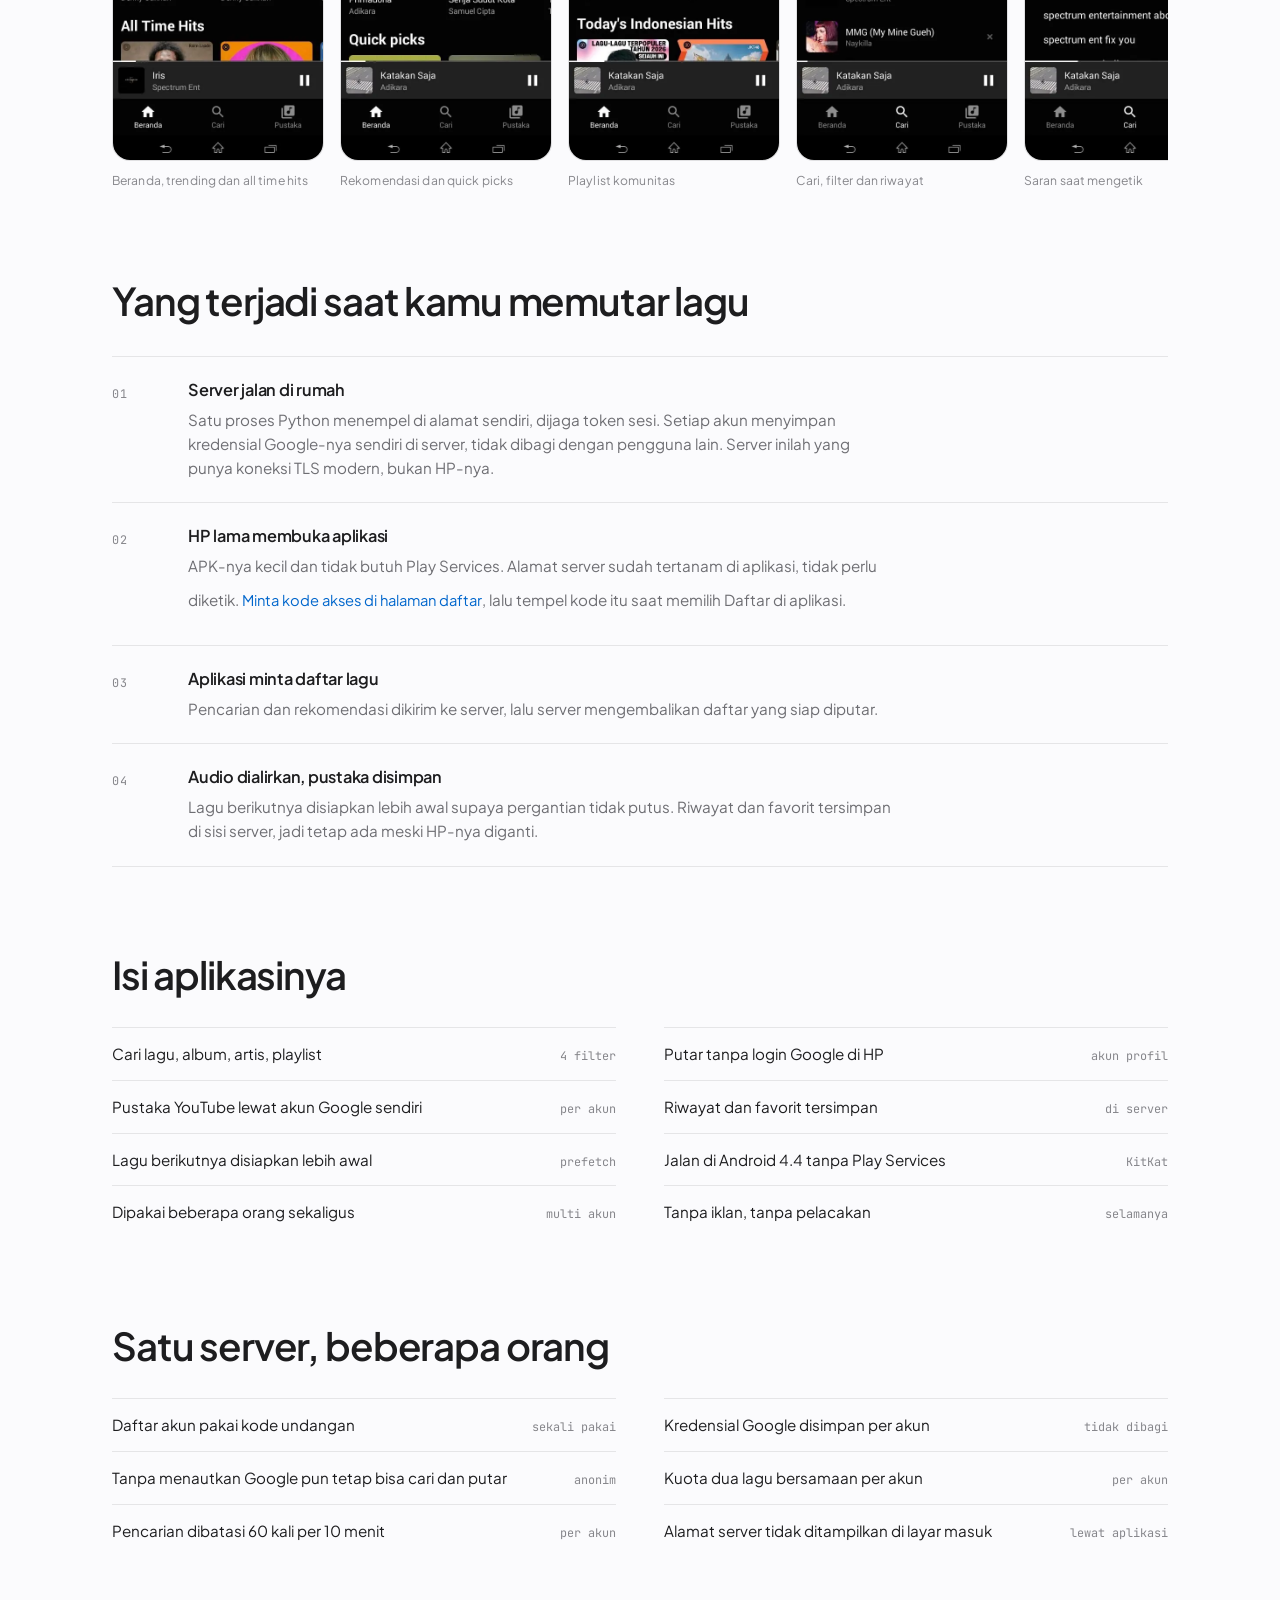
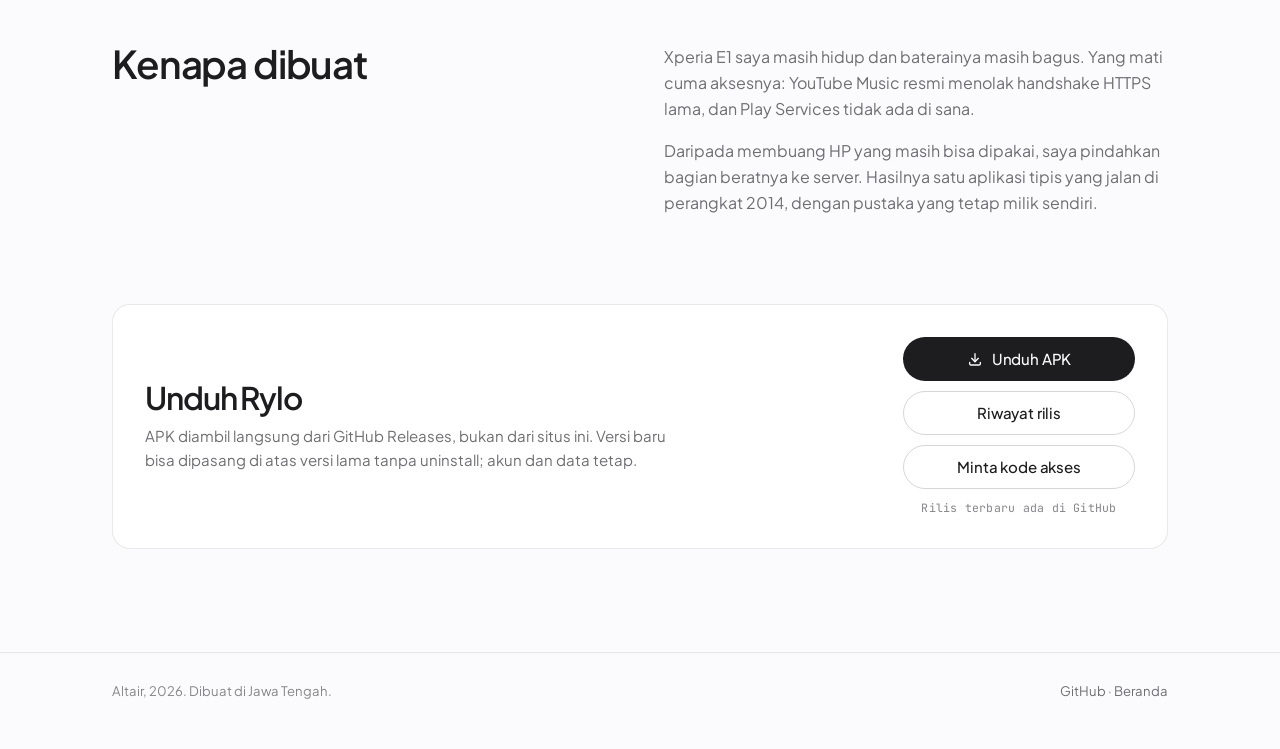
<file: ytm-relay.html>
<!DOCTYPE html>
<html lang="id">
<head>
<meta charset="UTF-8">
<meta name="viewport" content="width=device-width, initial-scale=1">
<meta name="referrer" content="strict-origin-when-cross-origin">
<meta http-equiv="Content-Security-Policy" content="default-src 'self'; base-uri 'none'; object-src 'none'; form-action 'none'; frame-ancestors 'none'; script-src 'self' 'sha256-bc2RlLTAxkOJxa81VscTKdeWJQTDB7CCYJnmzx3llQM='; style-src 'self' 'unsafe-inline'; img-src 'self' data:; media-src 'self'; font-src 'self'; connect-src 'self' https://api.github.com https://musik.altairk.my.id; upgrade-insecure-requests">
<title>Rylo - halaman pindah</title>
<meta name="robots" content="noindex">
<link rel="canonical" href="https://altairk.my.id/rylo.html">
<meta http-equiv="refresh" content="0; url=rylo.html">
<style>
  html{background:#fbfbfd;color:#1d1d1f;font-family:-apple-system,BlinkMacSystemFont,"Segoe UI",system-ui,sans-serif}
  body{min-height:100vh;margin:0;display:grid;place-items:center;padding:24px;text-align:center}
  p{color:#6e6e73;line-height:1.7}
  a{color:#0066cc}
</style>
<script>location.replace("rylo.html" + location.hash);</script>
</head>
<body>
<p>YTM Relay sekarang bernama Rylo.<br><a href="rylo.html">Buka halaman Rylo</a>.</p>
</body>
</html>
</file>
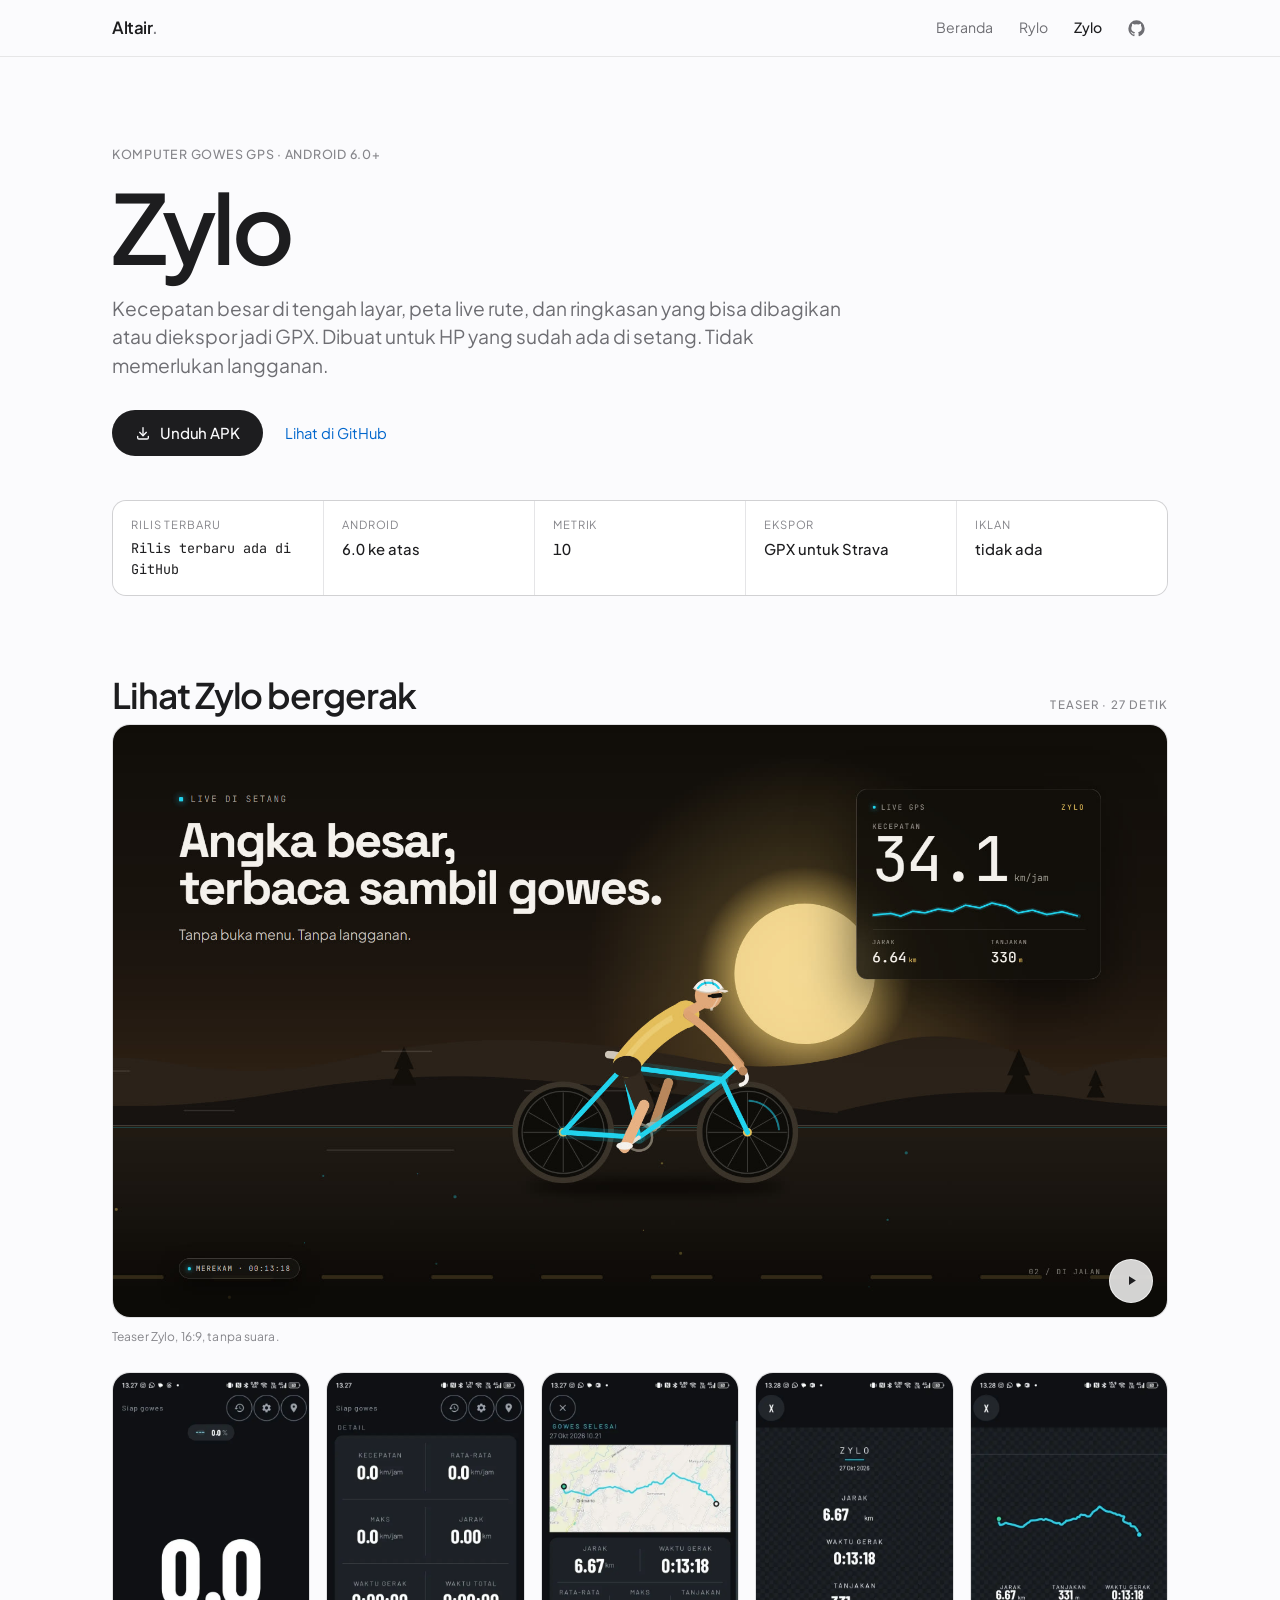
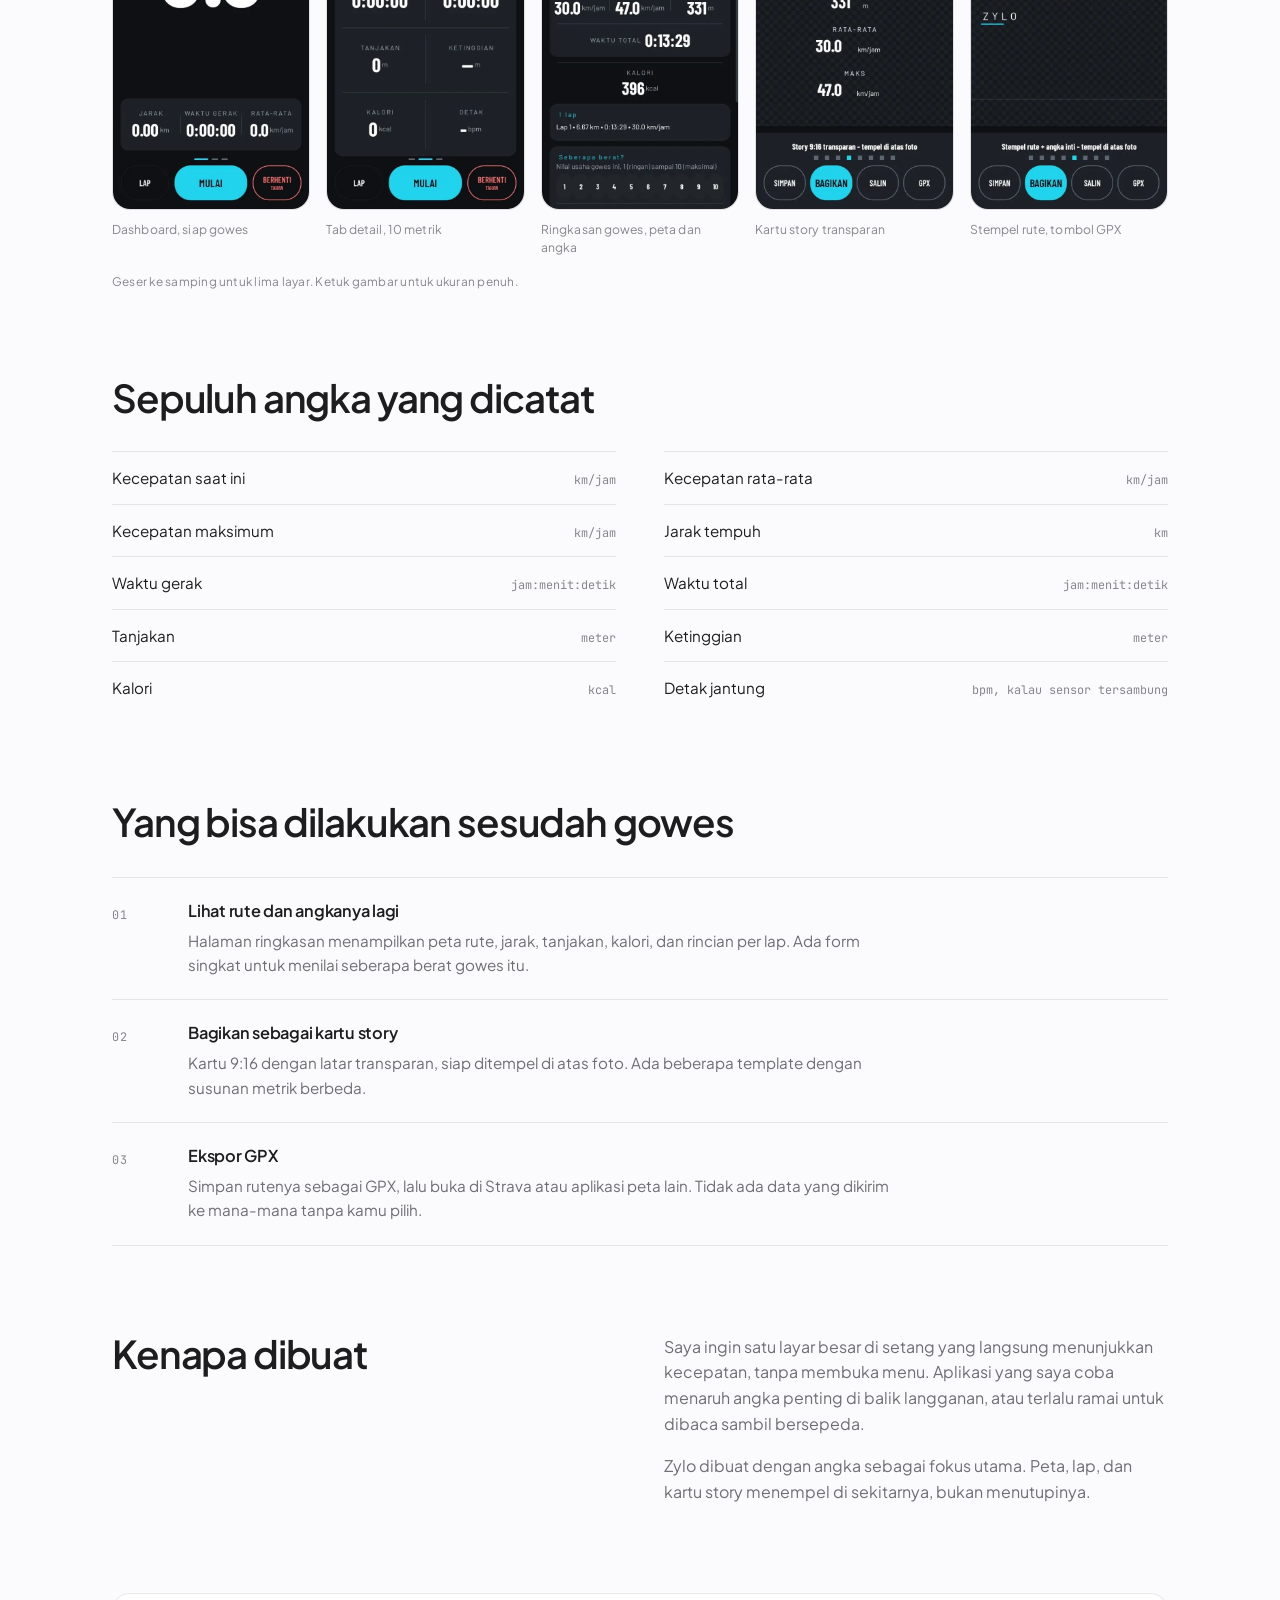
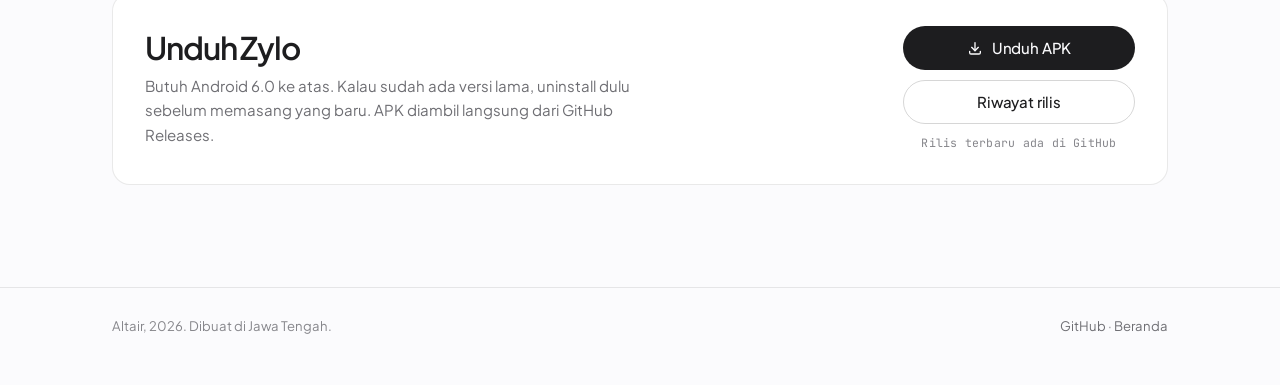
<file: zylo.html>
<!DOCTYPE html>
<html lang="id">
<head>
<meta charset="UTF-8">
<meta name="viewport" content="width=device-width, initial-scale=1">
<meta name="referrer" content="strict-origin-when-cross-origin">
<meta http-equiv="Content-Security-Policy" content="default-src 'self'; base-uri 'none'; object-src 'none'; form-action 'none'; frame-ancestors 'none'; script-src 'self' 'sha256-bc2RlLTAxkOJxa81VscTKdeWJQTDB7CCYJnmzx3llQM='; style-src 'self' 'unsafe-inline'; img-src 'self' data:; media-src 'self'; font-src 'self'; connect-src 'self' https://api.github.com https://musik.altairk.my.id; upgrade-insecure-requests">
<title>Zylo - komputer gowes GPS untuk Android</title>
<meta name="description" content="Zylo: komputer gowes GPS. Catat kecepatan, jarak, tanjakan, rute live, dan ekspor GPX. Android 6.0+, tanpa iklan.">
<meta property="og:title" content="Zylo - komputer gowes GPS untuk Android">
<meta property="og:description" content="Komputer gowes GPS dengan peta live rute, navigasi layar penuh, dan ekspor GPX siap Strava. Tanpa iklan.">
<meta property="og:type" content="website">
<meta property="og:url" content="https://altairk.my.id/zylo.html">
<meta property="og:site_name" content="Altair">
<meta property="og:locale" content="id_ID">
<meta property="og:image" content="https://altairk.my.id/assets/og.png">
<meta property="og:image:width" content="1200">
<meta property="og:image:height" content="630">
<meta property="og:image:alt" content="Altair: Rylo dan Zylo, dua aplikasi buatan sendiri">
<meta name="twitter:card" content="summary_large_image">
<meta name="twitter:title" content="Zylo - komputer gowes GPS untuk Android">
<meta name="twitter:description" content="Komputer gowes GPS dengan peta live rute, navigasi layar penuh, dan ekspor GPX siap Strava. Tanpa iklan.">
<meta name="twitter:image" content="https://altairk.my.id/assets/og.png">
<link rel="canonical" href="https://altairk.my.id/zylo.html">
<meta name="theme-color" content="#fbfbfd">
<meta name="color-scheme" content="light">
<link rel="icon" href="data:image/svg+xml,%3Csvg xmlns='http://www.w3.org/2000/svg' viewBox='0 0 32 32'%3E%3Crect width='32' height='32' rx='7' fill='%231d1d1f'/%3E%3Ctext x='16' y='22' font-family='-apple-system,system-ui,sans-serif' font-size='17' font-weight='600' text-anchor='middle' fill='%23fbfbfd'%3EZ%3C/text%3E%3C/svg%3E">
<link rel="preload" href="assets/fonts/PlusJakartaSans-var.woff2" as="font" type="font/woff2" crossorigin>
<link rel="stylesheet" href="style.css">
<link rel="stylesheet" href="teaser.css">
</head>
<body>
<a class="skip" href="#main">Lompat ke konten</a>

<header class="site">
  <div class="wrap nav">
    <a class="brand" href="index.html">Altair</a>
    <nav class="nav-links" aria-label="Utama">
      <a href="index.html">Beranda</a>
      <a href="rylo.html">Rylo</a>
      <a href="zylo.html" aria-current="page">Zylo</a>
      <a class="nav-gh" href="https://github.com/AltairKaslana" aria-label="GitHub"><svg viewBox="0 0 24 24" fill="currentColor" aria-hidden="true"><path d="M12 .5A11.5 11.5 0 0 0 .5 12a11.5 11.5 0 0 0 7.86 10.92c.58.1.79-.25.79-.55v-2.1c-3.2.7-3.88-1.4-3.88-1.4-.53-1.34-1.29-1.7-1.29-1.7-1.05-.72.08-.7.08-.7 1.16.08 1.77 1.2 1.77 1.2 1.03 1.77 2.7 1.26 3.36.96.1-.75.4-1.26.73-1.55-2.55-.29-5.24-1.28-5.24-5.7 0-1.26.45-2.29 1.19-3.1-.12-.29-.52-1.46.11-3.05 0 0 .97-.31 3.18 1.18a11 11 0 0 1 5.8 0c2.2-1.49 3.17-1.18 3.17-1.18.63 1.59.23 2.76.12 3.05.74.81 1.18 1.84 1.18 3.1 0 4.43-2.69 5.4-5.25 5.69.41.36.78 1.05.78 2.12v3.14c0 .3.2.66.8.55A11.5 11.5 0 0 0 23.5 12A11.5 11.5 0 0 0 12 .5z"/></svg></a>
    </nav>
  </div>
</header>

<main id="main">
  <section class="hero">
    <div class="wrap">
      <span class="eyebrow">Komputer gowes GPS · Android 6.0+</span>
      <h1>Zylo</h1>
      <p class="lede">Kecepatan besar di tengah layar, peta live rute, dan ringkasan yang bisa dibagikan atau diekspor jadi GPX. Dibuat untuk HP yang sudah ada di setang. Tidak memerlukan langganan.</p>
      <div class="actions">
        <a class="btn btn-primary" data-repo="cyclocomp" href="https://github.com/AltairKaslana/cyclocomp/releases">
          <svg viewBox="0 0 24 24" fill="none" stroke="currentColor" stroke-width="2" stroke-linecap="round" stroke-linejoin="round" aria-hidden="true"><path d="M4 17v2a2 2 0 0 0 2 2h12a2 2 0 0 0 2-2v-2"/><path d="M7 11l5 5 5-5"/><path d="M12 4v12"/></svg>
          Unduh APK
        </a>
        <a class="ghost-link" href="https://github.com/AltairKaslana/cyclocomp">Lihat di GitHub</a>
      </div>

      <div class="pmeta">
        <div><span class="k">Rilis terbaru</span><span class="v" data-ver="cyclocomp">GitHub Releases</span></div>
        <div><span class="k">Android</span><span class="v">6.0 ke atas</span></div>
        <div><span class="k">Metrik</span><span class="v">10</span></div>
        <div><span class="k">Ekspor</span><span class="v">GPX untuk Strava</span></div>
        <div><span class="k">Iklan</span><span class="v">tidak ada</span></div>
      </div>
    </div>
  </section>

  <section class="film">
    <div class="wrap">
      <div class="film-head">
        <h2>Lihat Zylo bergerak</h2>
        <span class="mono">Teaser · 27 detik</span>
      </div>
      <figure class="teaser" data-teaser>
        <div class="teaser-frame">
          <video class="teaser-video" poster="assets/zylo-teaser-poster.jpg" muted loop playsinline preload="none" width="1920" height="1080">
            <source src="assets/zylo-teaser.mp4" type="video/mp4">
          </video>
          <button class="teaser-toggle" type="button" aria-label="Putar video">
            <svg class="i-play" viewBox="0 0 24 24" aria-hidden="true"><path d="M8 5v14l11-7z"/></svg>
            <svg class="i-pause" viewBox="0 0 24 24" aria-hidden="true"><path d="M7 5h4v14H7zM13 5h4v14h-4z"/></svg>
          </button>
        </div>
        <figcaption>Teaser Zylo, 16:9, tanpa suara.</figcaption>
      </figure>
    </div>
  </section>

  <div class="band">
    <div class="wrap">
      <div class="shots five">
        <figure><a class="ph" href="assets/zylo-1.jpg"><picture><source type="image/webp" srcset="assets/zylo-1.webp"><img src="assets/zylo-1.jpg" alt="Dashboard Zylo, angka kecepatan besar dan tombol mulai" width="576" height="1280" fetchpriority="high" loading="eager" decoding="sync"></picture></a><figcaption>Dashboard, siap gowes</figcaption></figure>
        <figure><a class="ph" href="assets/zylo-2.jpg"><picture><source type="image/webp" srcset="assets/zylo-2.webp"><img src="assets/zylo-2.jpg" alt="Tab detail Zylo dengan sepuluh metrik termasuk tanjakan dan detak" width="576" height="1280" loading="lazy" decoding="async"></picture></a><figcaption>Tab detail, 10 metrik</figcaption></figure>
        <figure><a class="ph" href="assets/zylo-3.jpg"><picture><source type="image/webp" srcset="assets/zylo-3.webp"><img src="assets/zylo-3.jpg" alt="Ringkasan gowes Zylo, peta rute, jarak, tanjakan dan kalori" width="576" height="1280" loading="lazy" decoding="async"></picture></a><figcaption>Ringkasan gowes, peta dan angka</figcaption></figure>
        <figure><a class="ph" href="assets/zylo-4.jpg"><picture><source type="image/webp" srcset="assets/zylo-4.webp"><img src="assets/zylo-4.jpg" alt="Kartu story Zylo 9 banding 16 transparan berisi angka gowes" width="576" height="1280" loading="lazy" decoding="async"></picture></a><figcaption>Kartu story transparan</figcaption></figure>
        <figure><a class="ph" href="assets/zylo-5.jpg"><picture><source type="image/webp" srcset="assets/zylo-5.webp"><img src="assets/zylo-5.jpg" alt="Kartu story Zylo, stempel rute dengan tombol simpan, bagikan, salin dan GPX" width="576" height="1280" loading="lazy" decoding="async"></picture></a><figcaption>Stempel rute, tombol GPX</figcaption></figure>
      </div>
      <p class="strip-hint">Geser ke samping untuk lima layar. Ketuk gambar untuk ukuran penuh.</p>
    </div>
  </div>

  <section class="list">
    <div class="wrap">
      <h2>Sepuluh angka yang dicatat</h2>
      <ul class="list-grid">
        <li><span>Kecepatan saat ini</span><span>km/jam</span></li>
        <li><span>Kecepatan rata-rata</span><span>km/jam</span></li>
        <li><span>Kecepatan maksimum</span><span>km/jam</span></li>
        <li><span>Jarak tempuh</span><span>km</span></li>
        <li><span>Waktu gerak</span><span>jam:menit:detik</span></li>
        <li><span>Waktu total</span><span>jam:menit:detik</span></li>
        <li><span>Tanjakan</span><span>meter</span></li>
        <li><span>Ketinggian</span><span>meter</span></li>
        <li><span>Kalori</span><span>kcal</span></li>
        <li><span>Detak jantung</span><span>bpm, kalau sensor tersambung</span></li>
      </ul>
    </div>
  </section>

  <section class="steps">
    <div class="wrap">
      <h2>Yang bisa dilakukan sesudah gowes</h2>
      <div class="step-list">
        <div class="step">
          <span class="n">01</span>
          <div>
            <h3>Lihat rute dan angkanya lagi</h3>
            <p>Halaman ringkasan menampilkan peta rute, jarak, tanjakan, kalori, dan rincian per lap. Ada form singkat untuk menilai seberapa berat gowes itu.</p>
          </div>
        </div>
        <div class="step">
          <span class="n">02</span>
          <div>
            <h3>Bagikan sebagai kartu story</h3>
            <p>Kartu 9:16 dengan latar transparan, siap ditempel di atas foto. Ada beberapa template dengan susunan metrik berbeda.</p>
          </div>
        </div>
        <div class="step">
          <span class="n">03</span>
          <div>
            <h3>Ekspor GPX</h3>
            <p>Simpan rutenya sebagai GPX, lalu buka di Strava atau aplikasi peta lain. Tidak ada data yang dikirim ke mana-mana tanpa kamu pilih.</p>
          </div>
        </div>
      </div>
    </div>
  </section>

  <section class="why">
    <div class="wrap why-grid">
      <h2>Kenapa dibuat</h2>
      <div>
        <p>Saya ingin satu layar besar di setang yang langsung menunjukkan kecepatan, tanpa membuka menu. Aplikasi yang saya coba menaruh angka penting di balik langganan, atau terlalu ramai untuk dibaca sambil bersepeda.</p>
        <p>Zylo dibuat dengan angka sebagai fokus utama. Peta, lap, dan kartu story menempel di sekitarnya, bukan menutupinya.</p>
      </div>
    </div>
  </section>

  <section class="dl" id="unduh">
    <div class="wrap">
      <div class="dl-in">
        <div>
          <h2>Unduh Zylo</h2>
          <p>Butuh Android 6.0 ke atas. Kalau sudah ada versi lama, uninstall dulu sebelum memasang yang baru. APK diambil langsung dari GitHub Releases.</p>
        </div>
        <div class="dl-actions">
          <a class="btn btn-primary" data-repo="cyclocomp" href="https://github.com/AltairKaslana/cyclocomp/releases">
            <svg viewBox="0 0 24 24" fill="none" stroke="currentColor" stroke-width="2" stroke-linecap="round" stroke-linejoin="round" aria-hidden="true"><path d="M4 17v2a2 2 0 0 0 2 2h12a2 2 0 0 0 2-2v-2"/><path d="M7 11l5 5 5-5"/><path d="M12 4v12"/></svg>
            Unduh APK
          </a>
          <a class="btn btn-ghost" href="https://github.com/AltairKaslana/cyclocomp/releases">Riwayat rilis</a>
          <span class="ver" data-ver="cyclocomp">memeriksa rilis</span>
        </div>
      </div>
    </div>
  </section>
</main>

<footer class="site">
  <div class="wrap foot">
    <span>Altair, 2026. Dibuat di Jawa Tengah.</span>
    <span><a href="https://github.com/AltairKaslana">GitHub</a> · <a href="index.html">Beranda</a></span>
  </div>
</footer>

<script src="main.js" defer></script>
<script src="teaser.js" defer></script>
</body>
</html>
</file>
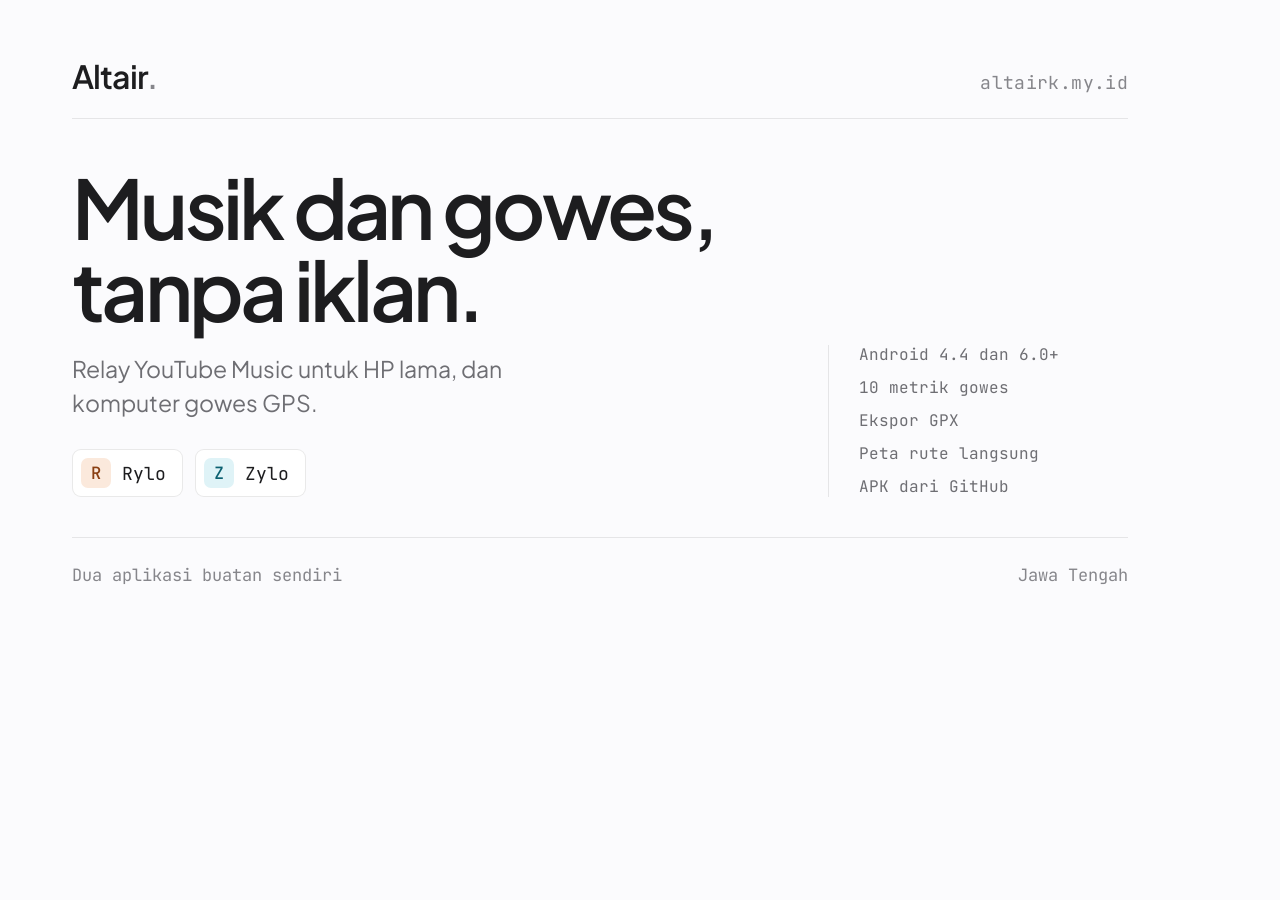
<file: tools/og-card.html>
<!DOCTYPE html>
<html lang="id">
<head>
<meta charset="UTF-8">
<title>Kartu OG altairk.my.id (sumber)</title>
<style>
  @font-face{font-family:"Plus Jakarta Sans";src:url("../assets/fonts/PlusJakartaSans-var.woff2") format("woff2");font-weight:400 700;font-style:normal}
  @font-face{font-family:"JetBrains Mono";src:url("../assets/fonts/JetBrainsMono-var.woff2") format("woff2");font-weight:400 500;font-style:normal}
  *{box-sizing:border-box;margin:0}
  body{background:#fbfbfd;color:#1d1d1f;font-family:"Plus Jakarta Sans",-apple-system,BlinkMacSystemFont,system-ui,sans-serif;-webkit-font-smoothing:antialiased}
  .card{width:1200px;height:630px;padding:56px 72px 44px;display:flex;flex-direction:column;justify-content:space-between;background:#fbfbfd}
  .top{display:flex;align-items:baseline;justify-content:space-between;border-bottom:1px solid rgba(0,0,0,.085);padding-bottom:22px}
  .brand{font-weight:600;font-size:32px;letter-spacing:-.03em}
  .brand i{font-style:normal;color:#86868b}
  .host{font-family:"JetBrains Mono",monospace;font-size:18px;color:#86868b;letter-spacing:.02em}
  .body{display:grid;grid-template-columns:1fr 300px;gap:52px;align-items:end;flex:1;padding:44px 0 40px}
  h1{font-weight:600;font-size:82px;line-height:1;letter-spacing:-.045em;max-width:16ch}
  h1 em{font-style:normal;color:#0066cc}
  .sub{margin-top:22px;font-size:23px;line-height:1.45;color:#6e6e73;max-width:28ch}
  .row{display:flex;align-items:center;gap:12px;margin-top:30px}
  .chip{display:inline-flex;align-items:center;gap:11px;font-family:"JetBrains Mono",monospace;font-size:18px;padding:8px 16px 8px 8px;border-radius:9px;border:1px solid rgba(0,0,0,.085);background:#fff;color:#1d1d1f}
  .chip i{width:30px;height:30px;border-radius:7px;display:grid;place-items:center;font-size:17px;font-weight:500;font-style:normal}
  .rylo i{background:#fbe9dc;color:#8a3f12}
  .zylo i{background:#dff3f7;color:#0b6070}
  .meta{border-left:1px solid rgba(0,0,0,.085);padding-left:30px;display:flex;flex-direction:column;gap:13px;font-family:"JetBrains Mono",monospace;font-size:16px;line-height:1.25;color:#6e6e73;white-space:nowrap}
  .foot{display:flex;align-items:baseline;justify-content:space-between;border-top:1px solid rgba(0,0,0,.085);padding-top:26px;font-family:"JetBrains Mono",monospace;font-size:17px;color:#86868b}
</style>
</head>
<body>
  <div class="card">
    <div class="top">
      <span class="brand">Altair<i>.</i></span>
      <span class="host">altairk.my.id</span>
    </div>
    <div class="body">
      <div>
        <h1>Musik dan gowes, tanpa iklan.</h1>
        <p class="sub">Relay YouTube Music untuk HP lama, dan komputer gowes GPS.</p>
        <div class="row">
          <span class="chip rylo"><i>R</i>Rylo</span>
          <span class="chip zylo"><i>Z</i>Zylo</span>
        </div>
      </div>
      <div class="meta">
        <span>Android 4.4 dan 6.0+</span>
        <span>10 metrik gowes</span>
        <span>Ekspor GPX</span>
        <span>Peta rute langsung</span>
        <span>APK dari GitHub</span>
      </div>
    </div>
    <div class="foot"><span>Dua aplikasi buatan sendiri</span><span>Jawa Tengah</span></div>
  </div>
</body>
</html>
</file>
<file: style.css>
/* altairk.my.id - sistem desain bersama.

   Arah: terang, type-led, unduhan lebih dulu. Kertas hampir putih dengan
   kartu putih, tiga tingkat abu untuk teks, garis rambut, dan satu aksen
   tautan biru. Tumpukan huruf sistem didahulukan supaya platform Apple
   memakai SF; Plus Jakarta Sans yang dihosting sendiri jadi cadangan di
   platform yang tidak punya salah satunya.

   Berkas ini satu-satunya sumber token. home.css hanya menambah tata letak
   khusus beranda, teaser.css hanya blok video. Halaman produk, halaman
   daftar, dan 404 memakai berkas ini. */

@font-face{font-family:"Plus Jakarta Sans";src:url("assets/fonts/PlusJakartaSans-var.woff2") format("woff2");font-weight:400 700;font-style:normal;font-display:swap}
@font-face{font-family:"JetBrains Mono";src:url("assets/fonts/JetBrainsMono-var.woff2") format("woff2");font-weight:400 500;font-style:normal;font-display:swap}

:root{
  --bg:#fbfbfd;
  --tile:#ffffff;
  --panel:#f5f5f7;
  --panel-2:#ececef;
  --ink:#1d1d1f;
  --ink-2:#6e6e73;
  --ink-3:#86868b;
  --line:rgba(0,0,0,.085);
  --line-2:rgba(0,0,0,.16);
  --link:#0066cc;
  --link-hover:#0077ed;
  --app-rylo-bg:#fbe9dc;
  --app-rylo-ink:#8a3f12;
  --app-zylo-bg:#dff3f7;
  --app-zylo-ink:#0b6070;
  --font-b:-apple-system,BlinkMacSystemFont,"Segoe UI","Plus Jakarta Sans",system-ui,Roboto,sans-serif;
  --font-m:"JetBrains Mono",ui-monospace,SFMono-Regular,monospace;
  --wrap:1120px;
  --r-panel:18px;
  --r-btn:999px;
  --ease:cubic-bezier(.2,.7,.3,1);
}

*,*::before,*::after{box-sizing:border-box}
html{-webkit-text-size-adjust:100%;scroll-behavior:smooth}
body{margin:0;background:var(--bg);color:var(--ink);font-family:var(--font-b);font-size:17px;line-height:1.55;-webkit-font-smoothing:antialiased;text-rendering:optimizeLegibility}
img{display:block;max-width:100%}
a{color:inherit;text-decoration:none;cursor:pointer}
h1,h2,h3{margin:0;font-weight:600;letter-spacing:-.035em;line-height:1.06;text-wrap:balance}
p{margin:0}
ul,ol{margin:0;padding:0}
figure{margin:0}
::selection{background:rgba(0,102,204,.16);color:var(--ink)}
:focus-visible{outline:2px solid var(--link);outline-offset:3px;border-radius:4px}

.skip{position:absolute;left:-9999px;top:0;z-index:60;background:var(--ink);color:var(--bg);font-weight:500;font-size:.9rem;padding:12px 18px;border-radius:0 0 10px 10px}
.skip:focus{left:12px}

.wrap{max-width:var(--wrap);margin:0 auto;padding:0 32px}
.mono{display:inline-block;font-size:.72rem;letter-spacing:.1em;text-transform:uppercase;color:var(--ink-3);font-weight:500}
.eyebrow{display:block;margin:0 0 16px;font-size:.78rem;font-weight:500;letter-spacing:.06em;text-transform:uppercase;color:var(--ink-3)}

/* ---------- header ---------- */
header.site{position:sticky;top:0;z-index:40;background:rgba(251,251,253,.9);border-bottom:1px solid var(--line);-webkit-backdrop-filter:saturate(180%) blur(20px);backdrop-filter:saturate(180%) blur(20px)}
.nav{display:flex;align-items:center;justify-content:space-between;gap:16px;min-height:56px}
.brand{display:inline-flex;align-items:center;min-height:44px;font-weight:600;font-size:1.05rem;letter-spacing:-.025em}
.brand::after{content:".";color:var(--ink-3)}
.nav-links{display:flex;gap:26px;align-items:center;font-size:.88rem;color:var(--ink-2)}
.nav-links a{display:inline-flex;align-items:center;min-height:44px;transition:color .18s var(--ease)}
.nav-links a:hover{color:var(--ink)}
.nav-links a[aria-current="page"]{color:var(--ink);font-weight:500}
.nav-gh{display:grid;place-items:center;width:40px;height:40px;border-radius:50%;color:var(--ink-2);transition:color .18s var(--ease),background .18s var(--ease)}
.nav-gh:hover{background:var(--panel);color:var(--ink)}
.nav-gh svg{width:17px;height:17px}

/* ---------- hero halaman produk ---------- */
.hero{padding:clamp(48px,7vw,88px) 0 0}
.hero h1{font-size:clamp(3.2rem,9vw,6rem);letter-spacing:-.05em;line-height:.95;max-width:16ch}
.hero .lede{margin-top:22px;font-size:clamp(1.02rem,1.5vw,1.2rem);line-height:1.5;color:var(--ink-2);max-width:54ch;text-wrap:pretty}
.hero .actions{display:flex;flex-wrap:wrap;gap:12px 22px;align-items:center;margin-top:30px}
.hero .actions .btn{min-height:46px}

.btn{display:inline-flex;align-items:center;justify-content:center;gap:9px;padding:0 22px;min-height:44px;border:1px solid transparent;border-radius:var(--r-btn);font-size:.94rem;font-weight:500;line-height:1;letter-spacing:-.01em;transition:background .18s var(--ease),border-color .18s var(--ease),color .18s var(--ease),transform .12s var(--ease)}
.btn:active{transform:scale(.985)}
.btn svg{width:16px;height:16px;flex:none}
.btn-primary{background:var(--ink);color:var(--bg)}
.btn-primary:hover{background:#000}
.btn-ghost{border-color:var(--line-2);color:var(--ink)}
.btn-ghost:hover{border-color:var(--ink);background:var(--panel)}
.ghost-link{display:inline-flex;align-items:center;min-height:44px;font-size:.92rem;color:var(--link);transition:color .18s var(--ease)}
.ghost-link:hover{color:var(--link-hover);text-decoration:underline;text-underline-offset:3px}
.text-link{font-size:.92rem;color:var(--link)}
.text-link:hover{text-decoration:underline;text-underline-offset:3px}

/* ---------- baris fakta ---------- */
.pmeta{display:grid;grid-template-columns:repeat(auto-fit,minmax(150px,1fr));gap:1px;margin-top:44px;background:var(--line);border:1px solid var(--line);border-radius:14px;overflow:hidden}
.pmeta>div{background:var(--tile);padding:15px 18px}
.pmeta .k{display:block;font-size:.7rem;letter-spacing:.08em;text-transform:uppercase;color:var(--ink-3)}
.pmeta .v{display:block;margin-top:5px;font-size:.93rem;font-weight:500;color:var(--ink);font-variant-numeric:tabular-nums}
.pmeta .v[data-ver]{font-family:var(--font-m);font-size:.84rem;font-weight:400}

/* ---------- blok film / teaser ---------- */
.film{padding:clamp(52px,6.5vw,80px) 0 0}

/* ---------- galeri tangkapan layar ----------
   Strip geser, bukan grid bertumpuk. Tujuh tangkapan layar Rylo dalam grid
   menyisakan baris terakhir yang pincang, dan di HP memakan beberapa layar
   gulir. Strip dengan scroll-snap memberi satu baris yang bisa digeser;
   versi ukuran penuh tetap terbuka lewat tautan tiap gambar. */
.band{padding:26px 0 0}
.shots{display:grid;grid-auto-flow:column;grid-auto-columns:clamp(152px,17vw,212px);gap:16px;align-items:start;overflow-x:auto;scroll-snap-type:x mandatory;-webkit-overflow-scrolling:touch;padding-bottom:4px;scrollbar-width:none}
.shots::-webkit-scrollbar{display:none}
.shots figure{scroll-snap-align:start}
/* Lima tangkapan layar muat tepat satu baris penuh, jadi tidak ada potongan
   kartu yang menggantung di tepi kanan. Di layar sempit tetap jadi strip
   geser bersama galeri lain. */
@media (min-width:641px){
  .shots.five{grid-auto-columns:calc((100% - 64px) / 5)}
}
.ph{display:block;border:1px solid var(--line);border-radius:var(--r-panel);overflow:hidden;background:var(--panel);transition:border-color .2s var(--ease),transform .2s var(--ease)}
a.ph:hover{border-color:var(--line-2);transform:translateY(-2px)}
.ph img{width:100%;height:auto}
figcaption{padding-top:10px;font-size:.76rem;line-height:1.5;color:var(--ink-3);letter-spacing:.01em}
.strip-hint{margin-top:12px;font-size:.74rem;line-height:1.5;color:var(--ink-3);letter-spacing:.02em}

/* ---------- bagian bernomor: langkah ---------- */
.steps{padding:clamp(56px,7vw,88px) 0 0}
.steps h2,.list h2,.why h2{font-size:clamp(1.6rem,3.4vw,2.4rem);letter-spacing:-.03em;max-width:24ch}
.step-list{margin-top:34px;border-top:1px solid var(--line)}
.step{display:grid;grid-template-columns:56px minmax(0,1fr);gap:20px;padding:22px 0;border-bottom:1px solid var(--line)}
.step .n{font-family:var(--font-m);font-size:.74rem;color:var(--ink-3);letter-spacing:.06em;padding-top:6px;font-variant-numeric:tabular-nums}
.step h3{font-size:1.02rem;font-weight:600;letter-spacing:-.015em;line-height:1.35}
.step p{margin-top:7px;color:var(--ink-2);font-size:.95rem;line-height:1.6;max-width:64ch}

/* ---------- daftar dua kolom ---------- */
.list{padding:clamp(56px,7vw,88px) 0 0}
.list-grid{margin-top:32px;display:grid;grid-template-columns:1fr 1fr;gap:0 48px}
.list-grid li{display:flex;justify-content:space-between;align-items:baseline;gap:18px;padding:14px 0;border-top:1px solid var(--line);font-size:.95rem}
.list-grid li span:last-child{font-family:var(--font-m);font-size:.74rem;color:var(--ink-3);white-space:nowrap;text-align:right}

/* ---------- catatan pembuat ---------- */
.why{padding:clamp(56px,7vw,88px) 0 0}
.why-grid{display:grid;grid-template-columns:1fr 1fr;gap:48px;align-items:start}
.why h2{max-width:18ch}
.why p{color:var(--ink-2);font-size:1rem;line-height:1.62;max-width:52ch;text-wrap:pretty}
.why p+p{margin-top:16px}

/* ---------- blok unduhan ---------- */
.dl{padding:clamp(56px,7vw,88px) 0 0}
.dl-in{display:grid;grid-template-columns:1fr auto;gap:36px;align-items:center;border:1px solid var(--line);border-radius:var(--r-panel);background:var(--tile);padding:32px}
.dl h2{font-size:clamp(1.45rem,2.6vw,1.95rem)}
.dl p{margin-top:10px;color:var(--ink-2);font-size:.94rem;line-height:1.6;max-width:48ch}
.dl-actions{display:flex;flex-direction:column;gap:10px;align-items:stretch;min-width:232px}
.dl-actions .btn{justify-content:center}
.dl-actions .ver{font-family:var(--font-m);font-size:.72rem;color:var(--ink-3);text-align:center;letter-spacing:.02em}

/* ---------- footer ---------- */
footer.site{margin-top:clamp(64px,8vw,104px);border-top:1px solid var(--line);padding:28px 0 48px}
.foot{display:flex;justify-content:space-between;gap:16px;flex-wrap:wrap;font-size:.82rem;color:var(--ink-3)}
.foot a{color:var(--ink-2)}
.foot a:hover{color:var(--link)}

/* ---------- 404 ---------- */
.e404{padding:clamp(72px,12vw,132px) 0 clamp(72px,12vw,120px)}
.e404 h1{font-size:clamp(2.2rem,5.4vw,3.6rem);max-width:20ch}
.e404 p{margin-top:20px;color:var(--ink-2);max-width:48ch;font-size:1.02rem}
.e404 .actions{display:flex;flex-wrap:wrap;gap:12px 22px;align-items:center;margin-top:30px}

/* ---------- halaman daftar (kode akses Rylo) ----------
   Satu kolom, satu tindakan. Kode tampil dengan mono besar karena harus
   dibaca ulang dari layar HP lalu diketik di aplikasi. */
.signup{padding:clamp(52px,8vw,92px) 0 clamp(72px,8vw,110px)}
.signup h1{font-size:clamp(2.2rem,5.6vw,3.8rem);letter-spacing:-.045em;line-height:1.02;max-width:20ch}
.signup .lede{margin-top:22px;max-width:62ch;color:var(--ink-2);font-size:1.04rem;line-height:1.6}
.form{margin-top:36px;max-width:560px}
.field label{display:block;font-size:.78rem;font-weight:500;letter-spacing:.04em;text-transform:uppercase;color:var(--ink-3);margin-bottom:9px}
.field .opt{text-transform:none;letter-spacing:0;font-weight:400}
.field input{width:100%;min-height:48px;background:var(--tile);border:1px solid var(--line-2);border-radius:12px;color:var(--ink);font:inherit;padding:13px 15px;transition:border-color .18s var(--ease),box-shadow .18s var(--ease)}
.field input::placeholder{color:var(--ink-3)}
.field input:focus-visible{outline:none;border-color:var(--link);box-shadow:0 0 0 3px rgba(0,102,204,.15)}
.form .actions{display:flex;flex-wrap:wrap;gap:12px 22px;align-items:center;margin-top:22px}
.hint{margin-top:8px;color:var(--ink-3);font-size:.84rem}
.status{min-height:1.5em;margin-top:18px;font-size:.92rem;color:var(--ink-2)}
.status.is-ok{color:#1a7f45}
.status.is-warn{color:#a35700}
.result{margin-top:40px;padding:28px;border:1px solid var(--line);border-radius:var(--r-panel);background:var(--tile)}
.code-row{display:flex;align-items:center;gap:14px;flex-wrap:wrap;margin-top:10px}
.code{font-family:var(--font-m);font-size:clamp(1.35rem,5.4vw,2rem);letter-spacing:.14em;color:var(--ink);background:var(--panel);border:1px solid var(--line-2);border-radius:12px;padding:12px 18px;user-select:all;line-height:1.2}
.meta{margin-top:14px;color:var(--ink-3);font-size:.86rem}
.note{margin-top:24px;color:var(--ink-3);font-size:.88rem;line-height:1.6;max-width:62ch}
.foot-note{margin-top:34px}
.result .step-list{margin-top:28px}
.result .actions{display:flex;flex-wrap:wrap;gap:12px 18px;align-items:center;margin-top:28px}

/* ---------- responsif, urutan menurun ---------- */
@media (max-width:1000px){
  .list-grid{grid-template-columns:1fr;gap:0}
}
@media (max-width:900px){
  .why-grid{grid-template-columns:1fr;gap:22px}
  .dl-in{grid-template-columns:1fr;gap:22px;padding:24px}
  .dl-actions{min-width:0}
  .pmeta{grid-template-columns:repeat(auto-fit,minmax(140px,1fr))}
}
@media (max-width:640px){
  .wrap{padding:0 20px}
  body{font-size:16px}
  .nav-links{gap:18px;font-size:.84rem}
  .nav-gh{width:36px;height:36px}
  .hero{padding-top:40px}
  .pmeta{border-radius:12px}
  .pmeta>div{padding:13px 14px}
  .step{grid-template-columns:34px minmax(0,1fr);gap:12px}
  .step .n{padding-top:4px}
  .step p{font-size:.92rem}

  /* Galeri jadi strip geser: tujuh tangkapan layar Rylo bertumpuk ke bawah
     memakan beberapa layar gulir, sedangkan versi besarnya tetap tersedia
     lewat tautan tiap gambar. */
  .shots{display:grid;grid-auto-flow:column;grid-auto-columns:68%;grid-template-columns:none;gap:12px;overflow-x:auto;scroll-snap-type:x mandatory;-webkit-overflow-scrolling:touch;padding:0 20px 6px;margin:0 -20px;scrollbar-width:none}
  .shots::-webkit-scrollbar{display:none}
  .shots figure{scroll-snap-align:start}
  .shots figcaption{padding-top:8px}
  .strip-hint{display:block;margin-top:12px;font-size:.74rem;color:var(--ink-3);letter-spacing:.02em}
  .pmeta{margin-top:32px}
  .signup .form{margin-top:28px}
  .result{padding:20px}
  .code{font-size:1.25rem;letter-spacing:.1em;padding:10px 14px}
}
@media (max-width:400px){
  .nav-links{gap:14px;font-size:.8rem}
  .brand{font-size:.98rem}
}
@media (prefers-reduced-motion:reduce){
  html{scroll-behavior:auto}
  *{animation:none!important;transition:none!important}
}

#unduh,#lihat{scroll-margin-top:76px}
</file>
<file: home.css>
/* Tata letak khusus beranda; token dan komponen dasar ada di style.css. */

.home-main{max-width:var(--wrap);margin:0 auto;padding:0 32px}
.home-hero{max-width:820px;margin:0 auto;padding:clamp(64px,10vw,126px) 0 clamp(56px,8vw,92px);text-align:center}
.home-hero .eyebrow{margin-bottom:18px}
.home-hero h1{font-size:clamp(3.2rem,8.4vw,6.6rem);letter-spacing:-.06em;line-height:.94;max-width:12ch;margin:0 auto}
.home-hero .lede{max-width:56ch;margin:24px auto 0;color:var(--ink-2);font-size:clamp(1.03rem,1.55vw,1.2rem);line-height:1.55;text-wrap:pretty}
.home-hero .actions{display:flex;flex-wrap:wrap;justify-content:center;align-items:center;gap:12px;margin-top:28px}
.home-hero .actions .btn{min-height:46px}
.home-hero .quiet-link{display:inline-flex;align-items:center;min-height:44px;padding:0 10px;font-size:.9rem;color:var(--link)}
.home-hero .quiet-link:hover{text-decoration:underline;text-underline-offset:3px}

.product-grid{display:grid;grid-template-columns:repeat(2,minmax(0,1fr));gap:14px}
.product-card{position:relative;min-width:0;overflow:hidden;background:var(--tile);border:1px solid var(--line);border-radius:22px;padding:clamp(24px,3.2vw,38px);display:flex;flex-direction:column;min-height:510px}
.product-card .kicker{margin:0 0 8px;color:var(--ink-3);font-size:.74rem;font-weight:500;letter-spacing:.09em;text-transform:uppercase}
.product-card h2{font-size:clamp(2.1rem,4vw,3.25rem);letter-spacing:-.05em;line-height:.98}
.product-card .desc{max-width:38ch;margin-top:12px;color:var(--ink-2);font-size:.96rem;line-height:1.55;text-wrap:pretty}
.product-card .specs{display:flex;flex-wrap:wrap;gap:7px;margin:16px 0 20px;padding:0;list-style:none}
.product-card .specs li{padding:5px 9px;border-radius:7px;background:var(--panel);color:var(--ink-2);font-size:.72rem;line-height:1.35}
.product-card .art{flex:1;display:flex;align-items:flex-start;justify-content:center;min-height:190px;margin:4px -8px 16px;border-radius:16px;background:var(--panel);overflow:hidden}
.product-card .art img{width:auto;height:100%;max-height:238px;max-width:100%;object-fit:contain;object-position:center top}
.product-card .mark{display:grid;place-items:center;width:34px;height:34px;border-radius:10px;margin-bottom:18px;font-family:var(--font-m);font-weight:500;font-size:.9rem}
.product-card .mark.rylo{background:var(--app-rylo-bg);color:var(--app-rylo-ink)}
.product-card .mark.zylo{background:var(--app-zylo-bg);color:var(--app-zylo-ink)}
.product-card .card-foot{display:flex;flex-wrap:wrap;align-items:center;justify-content:space-between;gap:12px;padding-top:14px;border-top:1px solid var(--line)}
.product-card .version{font-family:var(--font-m);font-size:.72rem;color:var(--ink-3);font-variant-numeric:tabular-nums}
.product-card .card-foot .go{display:inline-flex;align-items:center;gap:6px;color:var(--link);font-size:.88rem;font-weight:500}
.product-card .card-foot .go:hover{text-decoration:underline;text-underline-offset:3px}
.product-card .card-foot svg{width:14px;height:14px}

.home-film{padding:clamp(76px,10vw,122px) 0 0}
.home-section-head{display:flex;justify-content:space-between;align-items:flex-end;gap:24px;margin-bottom:20px}
.home-section-head .eyebrow{margin-bottom:10px}
.home-section-head h2{font-size:clamp(1.8rem,4vw,3rem);letter-spacing:-.04em}
.home-section-head .text-link{white-space:nowrap}
.home-film .lede{max-width:48ch;color:var(--ink-2);font-size:.94rem;margin:0 0 20px}

.home-profile{padding:clamp(70px,9vw,108px) 0 0}
.home-profile .profile-box{border-radius:18px;border:1px solid var(--line);background:var(--tile);padding:22px 24px 16px}
.home-profile .profile-top{display:flex;justify-content:space-between;gap:18px;align-items:baseline;margin-bottom:12px}
.home-profile h2{font-size:1.08rem;letter-spacing:-.02em}
.home-profile .profile-top span{font-family:var(--font-m);font-size:.7rem;color:var(--ink-3);text-align:right}
.home-profile svg{display:block;width:100%;height:120px}
.home-profile path{fill:none;stroke:#5d99cf;stroke-width:1.7;vector-effect:non-scaling-stroke;stroke-linecap:round;stroke-linejoin:round}

.home-screens{padding:clamp(66px,9vw,106px) 0 0}
.home-screens .home-section-head{margin-bottom:24px}
.home-screens .shots{grid-template-columns:repeat(2,minmax(0,1fr));grid-auto-flow:initial;grid-auto-columns:initial;overflow:visible}
.home-screens .shots figure{min-width:0}
.home-screens .shots .ph{display:grid;place-items:center;min-height:360px;background:var(--panel)}
.home-screens .shots img{width:auto;height:340px;max-width:100%;object-fit:contain}
.home-screens .shots figcaption{display:flex;gap:10px;align-items:baseline}
.home-screens .shots figcaption b{font-family:var(--font-m);font-size:.68rem;font-weight:400;color:var(--ink-3)}

.home-note{display:grid;grid-template-columns:1fr auto;gap:32px;align-items:end;margin-top:clamp(70px,9vw,108px);padding:28px 0;border-top:1px solid var(--line);border-bottom:1px solid var(--line)}
.home-note p{font-size:clamp(1.2rem,2.5vw,1.8rem);letter-spacing:-.03em;line-height:1.35;max-width:36ch}
.home-note .by{font-size:.76rem;color:var(--ink-3);white-space:nowrap}

.home-download{padding:clamp(64px,8vw,92px) 0 0}
.home-download .download-box{display:grid;grid-template-columns:minmax(0,1fr) auto;gap:24px;align-items:center;border:1px solid var(--line);border-radius:20px;background:var(--tile);padding:clamp(22px,4vw,36px)}
.home-download h2{font-size:clamp(1.5rem,3vw,2.1rem);letter-spacing:-.035em}
.home-download .desc{margin-top:9px;color:var(--ink-2);font-size:.93rem;max-width:50ch}
.home-download .download-actions{display:flex;flex-direction:column;gap:10px;min-width:250px}
.home-download .download-actions a{display:flex;justify-content:space-between;align-items:center;gap:14px;min-height:48px;padding:0 16px;border:1px solid var(--line-2);border-radius:12px;font-size:.88rem;font-weight:500;transition:border-color .18s var(--ease),background .18s var(--ease)}
.home-download .download-actions a:hover{border-color:var(--ink);background:var(--panel)}
.home-download .download-actions span{font-family:var(--font-m);font-size:.68rem;color:var(--ink-3);font-weight:400;text-align:right}
.home-download .updated{margin-top:12px;color:var(--ink-3);font-size:.72rem;text-align:right}

footer.home-footer{margin-top:clamp(68px,9vw,110px);padding:24px 0 42px;border-top:1px solid var(--line)}
.home-footer .colo{display:grid;grid-template-columns:repeat(4,minmax(0,1fr));gap:20px;font-size:.72rem;line-height:1.8;color:var(--ink-3)}
.home-footer .colo b{display:block;margin-bottom:5px;color:var(--ink-2);font-size:.68rem;font-weight:500;letter-spacing:.06em;text-transform:uppercase}
.home-footer .colo a:hover{color:var(--link)}
.home-footer .foot-line{display:flex;justify-content:space-between;gap:16px;flex-wrap:wrap;margin-top:22px;padding-top:16px;border-top:1px solid var(--line);font-size:.75rem;color:var(--ink-3)}
.home-footer .foot-line a{color:var(--ink-2)}
.home-footer .foot-line a:hover{color:var(--link)}

@media(max-width:800px){
  .product-grid{grid-template-columns:1fr}
  .product-card{min-height:0}
  .product-card .art{min-height:220px}
  .home-download .download-box{grid-template-columns:1fr}
  .home-download .download-actions{min-width:0}
}
@media(max-width:640px){
  .home-main{padding:0 20px}
  .home-hero{padding-top:64px;padding-bottom:54px}
  .home-hero h1{font-size:clamp(3rem,13vw,4.5rem)}
  .home-hero .actions{gap:8px}
  .product-card{padding:22px;border-radius:18px}
  .product-card .art{min-height:200px}
  .home-film{padding-top:68px}
  .home-section-head{align-items:flex-start;flex-direction:column;gap:10px}
  .home-section-head .text-link{white-space:normal}
  .home-profile .profile-box{padding:18px 16px 14px}
  .home-profile .profile-top{align-items:flex-start;flex-direction:column;gap:5px}
  .home-profile .profile-top span{text-align:left}
  .home-profile svg{height:84px}
  .home-screens .shots{grid-auto-flow:column;grid-auto-columns:80%;grid-template-columns:none;overflow-x:auto;scroll-snap-type:x mandatory;-webkit-overflow-scrolling:touch;padding:0 20px 6px;margin:0 -20px;scrollbar-width:none}
  .home-screens .shots::-webkit-scrollbar{display:none}
  .home-screens .shots figure{scroll-snap-align:start}
  .home-screens .shots .ph{min-height:280px}
  .home-screens .shots img{height:264px}
  .home-note{grid-template-columns:1fr;gap:14px}
  .home-note .by{white-space:normal}
  .home-download .download-box{padding:21px}
  .home-footer .colo{grid-template-columns:1fr 1fr;gap:18px}
}
@media(prefers-reduced-motion:reduce){
  .home-screens .shots{scroll-behavior:auto}
}
</file>
<file: teaser.css>
/* Blok video teaser, dipakai beranda dan kedua halaman produk.
   Hanya bingkai, tombol, dan keterangan; token warna datang dari style.css
   dan home.css supaya blok ini tidak membawa palet sendiri. */

.film-head{display:flex;align-items:baseline;justify-content:space-between;gap:24px;margin-bottom:10px}
.film h2{font-size:clamp(1.6rem,3.4vw,2.2rem);letter-spacing:-.03em;line-height:1.06}
.film-sub{margin:0 0 22px;color:var(--ink-2);font-size:.94rem;line-height:1.6;max-width:52ch}

.teaser{margin:0}
.teaser-frame{position:relative;border:1px solid var(--line);border-radius:18px;overflow:hidden;background:var(--panel);aspect-ratio:16/9}
.teaser-video{display:block;width:100%;height:100%;object-fit:cover;background:var(--panel)}
.teaser-toggle{position:absolute;right:14px;bottom:14px;display:grid;place-items:center;width:44px;height:44px;padding:0;border:1px solid rgba(255,255,255,.65);border-radius:50%;background:rgba(255,255,255,.82);color:var(--ink);cursor:pointer;-webkit-backdrop-filter:blur(10px);backdrop-filter:blur(10px);transition:background .18s ease,border-color .18s ease,transform .12s ease}
.teaser-toggle:hover{background:#fff;border-color:rgba(0,0,0,.2)}
.teaser-toggle:active{transform:scale(.96)}
.teaser-toggle:focus-visible{outline:2px solid var(--link);outline-offset:3px}
.teaser-toggle svg{width:15px;height:15px;fill:currentColor}
.teaser-toggle .i-play{display:none}
.teaser-frame:not(.is-playing) .teaser-toggle .i-play{display:block}
.teaser-frame:not(.is-playing) .teaser-toggle .i-pause{display:none}
.teaser figcaption{padding-top:10px;font-size:.75rem;line-height:1.5;color:var(--ink-3);letter-spacing:.01em}

@media (max-width:560px){
  .film-head{flex-direction:column;gap:6px}
  .teaser-toggle{right:10px;bottom:10px;width:40px;height:40px}
}
</file>
